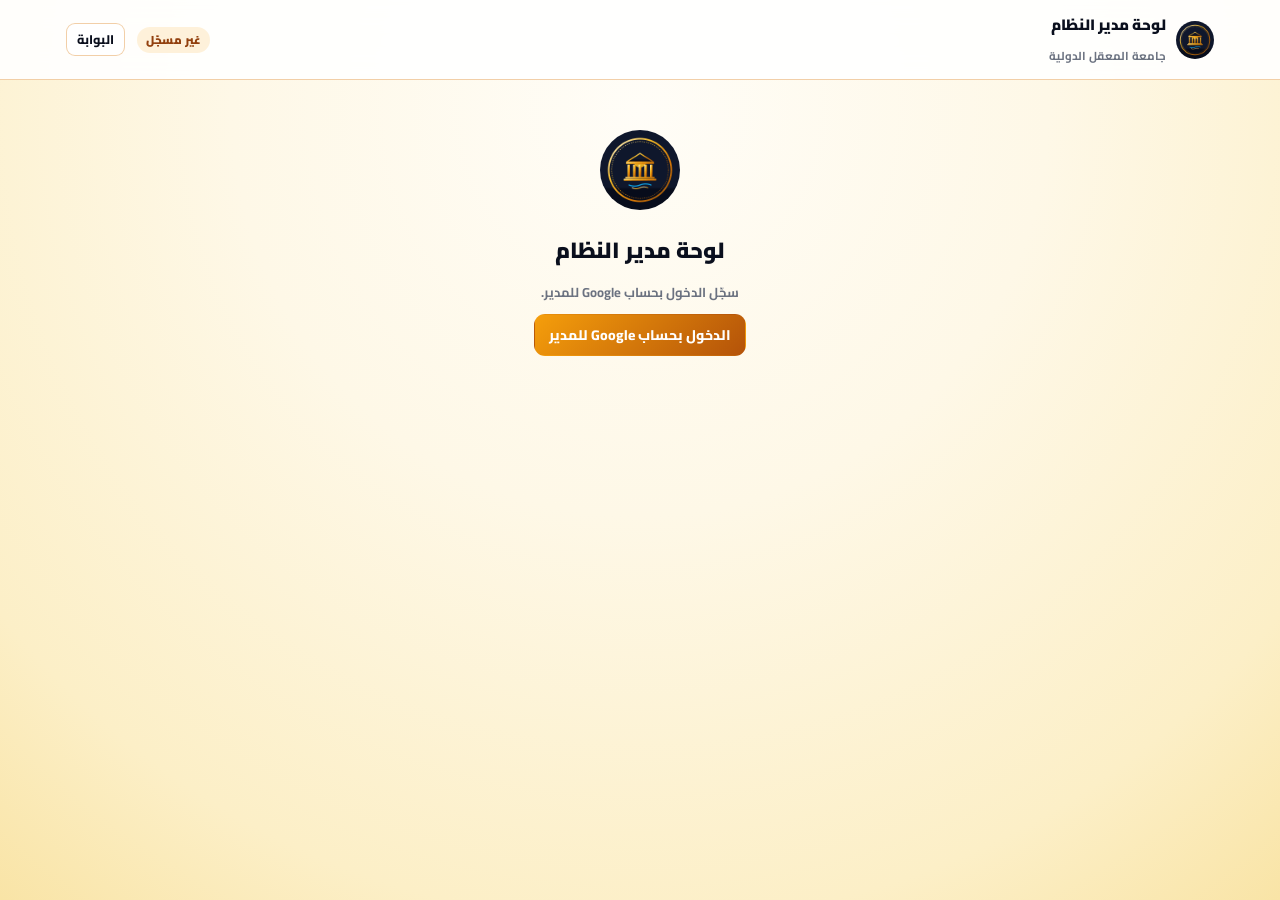
<file: portal/admin/index.html>
<!DOCTYPE html>
<html lang="ar" dir="rtl" class="light">
<head>
  <meta charset="utf-8">
  <meta name="viewport" content="width=device-width, initial-scale=1.0, viewport-fit=cover">
  <title>لوحة مدير النظام · جامعة المعقل الدولية</title>
  <meta name="robots" content="noindex, nofollow">
  <meta name="theme-color" content="#0C1224">
  <link rel="icon" type="image/png" sizes="32x32" href="../icons/favicon-32.png">
  <link rel="icon" type="image/svg+xml" href="../icons/icon.svg">
  <link rel="preconnect" href="https://fonts.googleapis.com">
  <link rel="preconnect" href="https://fonts.gstatic.com" crossorigin>
  <link href="https://fonts.googleapis.com/css2?family=Cairo:wght@400;600;700;800;900&family=JetBrains+Mono:wght@500;700;800&display=swap" rel="stylesheet">
  <script>
    (function () {
      var t = null; try { t = localStorage.getItem('amu_theme'); } catch (e) {}
      if (t === 'dark' || (!t && window.matchMedia && matchMedia('(prefers-color-scheme: dark)').matches)) {
        document.documentElement.classList.remove('light'); document.documentElement.classList.add('dark');
      }
    })();
  </script>
  <style>
    :root {
      --page-bg: radial-gradient(circle at 50% 12%, #FFFDF7 0%, #FEF8E7 40%, #FCEFC7 80%, #F9E4A6 100%);
      --text: #0A0F1D; --text2: #374151; --muted: #6B7280;
      --card: rgba(255,255,255,.9); --border: rgba(217,119,6,.35); --shadow: 0 14px 32px -12px rgba(180,83,9,.22);
      --chip: rgba(245,158,11,.14); --chip-text: #92400E; --input: #fff; --accent: #D97706; --accent2: #B45309;
      --ok: #15803D; --warn: #B45309; --bad: #B91C1C; --sky: #0369A1; --line: rgba(0,0,0,.08);
    }
    .dark {
      --page-bg: radial-gradient(circle at 50% 15%, #0D1428 0%, #060A17 55%, #02040A 100%);
      --text: #F8FAFC; --text2: #CBD5E1; --muted: #94A3B8;
      --card: rgba(13,20,36,.9); --border: rgba(245,158,11,.25); --shadow: 0 18px 40px -12px rgba(0,0,0,.6);
      --chip: rgba(245,158,11,.16); --chip-text: #FCD34D; --input: #0B1222; --accent: #F59E0B; --accent2: #FBBF24;
      --ok: #4ADE80; --warn: #FBBF24; --bad: #F87171; --sky: #38BDF8; --line: rgba(255,255,255,.08);
    }
    * { box-sizing: border-box; }
    body { margin: 0; min-height: 100vh; background: var(--page-bg); background-attachment: fixed; color: var(--text); font-family: 'Cairo', sans-serif; overflow-x: hidden; }
    .wrap { max-width: 1180px; margin: 0 auto; padding: 0 16px 60px; }
    a { color: inherit; }
    button, input, select, textarea { font-family: inherit; font-size: 14px; }
    .mono { font-family: 'JetBrains Mono', monospace; }
    header { position: sticky; top: 0; z-index: 20; backdrop-filter: blur(14px); -webkit-backdrop-filter: blur(14px); background: var(--card); border-bottom: 1px solid var(--border); }
    .hbar { max-width: 1180px; margin: 0 auto; padding: 10px 16px; display: flex; align-items: center; gap: 12px; flex-wrap: wrap; }
    .brand { display: flex; align-items: center; gap: 10px; text-decoration: none; margin-inline-end: auto; }
    .brand img { width: 38px; height: 38px; border-radius: 50%; }
    .brand b { display: block; font-weight: 900; font-size: 15px; }
    .brand small { color: var(--muted); font-weight: 700; font-size: 11.5px; }
    .btn { display: inline-flex; align-items: center; justify-content: center; gap: 6px; min-height: 38px; padding: 7px 14px; border-radius: 11px; border: 1.5px solid var(--border); background: var(--card); color: var(--text); font-weight: 800; cursor: pointer; text-decoration: none; white-space: nowrap; }
    .btn:hover { border-color: var(--accent); }
    .btn.gold { background: linear-gradient(135deg, #F59E0B, #B45309); color: #fff; border-color: transparent; }
    .btn.sm { min-height: 32px; padding: 4px 10px; font-size: 12.5px; border-radius: 9px; }
    .btn.danger { color: var(--bad); }
    .btn:disabled { opacity: .55; cursor: default; }
    .tabs { display: flex; gap: 6px; overflow-x: auto; padding: 14px 0 4px; scrollbar-width: none; }
    .tab { flex-shrink: 0; padding: 8px 16px; border-radius: 12px; border: 1.5px solid var(--border); background: var(--card); font-weight: 900; cursor: pointer; color: var(--text2); }
    .tab.on { background: linear-gradient(135deg, #F59E0B, #B45309); color: #fff; border-color: transparent; }
    .tab i { font-style: normal; margin-inline-start: 6px; padding: 0 7px; border-radius: 99px; background: var(--bad); color: #fff; font-size: 11px; }
    .card { background: var(--card); border: 1.5px solid var(--border); border-radius: 18px; box-shadow: var(--shadow); padding: 16px; margin-top: 14px; }
    h2 { margin: 0 0 4px; font-size: 18px; font-weight: 900; }
    .sub { color: var(--muted); font-size: 13px; font-weight: 700; margin: 0 0 10px; line-height: 1.8; }
    .row { display: flex; gap: 8px; flex-wrap: wrap; align-items: center; }
    .grow { flex: 1; min-width: 180px; }
    input, select, textarea { width: 100%; padding: 9px 12px; border-radius: 11px; border: 1.5px solid var(--border); background: var(--input); color: var(--text); outline: none; }
    input:focus, select:focus, textarea:focus { border-color: var(--accent); }
    textarea { min-height: 70px; resize: vertical; }
    label.f { display: block; font-size: 12.5px; font-weight: 800; color: var(--text2); margin: 8px 0 4px; }
    .grid2 { display: grid; grid-template-columns: repeat(auto-fit, minmax(220px, 1fr)); gap: 0 12px; }
    .pill { display: inline-block; padding: 2px 9px; border-radius: 99px; font-size: 11.5px; font-weight: 900; background: var(--chip); color: var(--chip-text); white-space: nowrap; }
    .pill.new { background: rgba(185,28,28,.14); color: var(--bad); }
    .pill.working { background: rgba(3,105,161,.14); color: var(--sky); }
    .pill.closed { background: rgba(21,128,61,.14); color: var(--ok); }
    .pill.no { background: rgba(185,28,28,.12); color: var(--bad); }
    .list { display: flex; flex-direction: column; gap: 10px; margin-top: 10px; }
    .item { border: 1.5px solid var(--line); border-radius: 14px; padding: 12px; background: var(--input); }
    .item .top { display: flex; gap: 8px; align-items: center; flex-wrap: wrap; }
    .item .top b { font-weight: 900; }
    .item .meta { color: var(--muted); font-size: 12px; font-weight: 700; margin-top: 4px; }
    .item .msg { margin: 8px 0 0; white-space: pre-wrap; line-height: 1.8; font-size: 14px; }
    .item .act { margin-top: 10px; display: none; }
    .item.open .act { display: block; }
    .log { margin-top: 8px; font-size: 12px; color: var(--muted); border-inline-start: 3px solid var(--border); padding-inline-start: 8px; }
    table { width: 100%; border-collapse: collapse; font-size: 13.5px; }
    th, td { padding: 8px 6px; border-bottom: 1px solid var(--line); text-align: right; vertical-align: middle; }
    th { font-size: 12px; color: var(--muted); font-weight: 900; }
    td .t { font-weight: 800; }
    .tbl { overflow-x: auto; margin-top: 10px; }
    .cv { width: 34px; height: 46px; object-fit: cover; border-radius: 4px; background: var(--chip); display: block; }
    .prog { height: 8px; border-radius: 99px; background: var(--chip); overflow: hidden; margin-top: 8px; }
    .prog > div { height: 100%; width: 0; background: linear-gradient(90deg, #F59E0B, #B45309); transition: width .2s; }
    .gate { text-align: center; padding: 50px 16px; }
    .gate h1 { font-size: 22px; font-weight: 900; margin: 10px 0; }
    .stat { display: grid; grid-template-columns: repeat(auto-fit, minmax(140px, 1fr)); gap: 10px; margin-top: 10px; }
    .stat div { border: 1.5px solid var(--line); border-radius: 14px; padding: 10px 12px; background: var(--input); }
    .stat b { display: block; font-size: 22px; font-weight: 900; font-family: 'JetBrains Mono', monospace; }
    .stat span { color: var(--muted); font-size: 12px; font-weight: 800; }
    .links a { display: flex; justify-content: space-between; gap: 10px; padding: 12px; border: 1.5px solid var(--line); border-radius: 14px; text-decoration: none; background: var(--input); font-weight: 800; }
    .links a small { color: var(--muted); font-weight: 700; }
    .links { display: grid; grid-template-columns: repeat(auto-fit, minmax(260px, 1fr)); gap: 10px; margin-top: 10px; }
    #toast { position: fixed; bottom: 22px; inset-inline: 16px; margin: auto; max-width: 440px; z-index: 90; padding: 12px 16px; border-radius: 14px; background: #0B1222; color: #fff; font-weight: 800; text-align: center; opacity: 0; transform: translateY(12px); transition: .25s; pointer-events: none; }
    #toast.show { opacity: 1; transform: none; }
    #toast.bad { background: #7F1D1D; }
    .hide { display: none !important; }
    .dlg { position: fixed; inset: 0; z-index: 80; display: none; align-items: center; justify-content: center; padding: 16px; background: rgba(2,4,10,.6); }
    .dlg.open { display: flex; }
    .dlg .card { width: min(560px, 100%); max-height: 90vh; overflow: auto; margin: 0; }
    @media (max-width: 640px) { .hide-sm { display: none; } th.hide-sm, td.hide-sm { display: none; } }
  </style>
</head>
<body>
  <header>
    <div class="hbar">
      <a class="brand" href="../index.html"><img src="../icons/icon-192.png" alt=""><span><b>لوحة مدير النظام</b><small>جامعة المعقل الدولية</small></span></a>
      <span class="pill" id="who">—</span>
      <a class="btn sm" href="../index.html">البوابة</a>
      <button class="btn sm" id="outBtn" type="button">خروج</button>
    </div>
  </header>

  <div class="wrap">
    <div class="gate" id="gate">
      <img src="../icons/icon-192.png" alt="" width="80" height="80" style="border-radius:50%">
      <h1 id="gateTitle">جارٍ التحقق…</h1>
      <p class="sub" id="gateText"></p>
      <button class="btn gold hide" id="gateBtn" type="button">الدخول بحساب Google للمدير</button>
    </div>

    <div id="app" class="hide">
      <nav class="tabs" role="tablist">
        <button class="tab on" data-tab="req" type="button">الطلبات<i id="reqBadge" class="hide">0</i></button>
        <button class="tab" data-tab="books" type="button">الكتب الإلكترونية</button>
        <button class="tab" data-tab="staff" type="button">حسابات الأساتذة</button>
        <button class="tab" data-tab="colleges" type="button">الكليات والأقسام</button>
        <button class="tab" data-tab="sys" type="button">النظام</button>
      </nav>

      <!-- ===== الطلبات ===== -->
      <section data-pane="req">
        <div class="card">
          <h2>طلبات الدعم الفني وتنزيل الكتب</h2>
          <p class="sub">كل طلب يُرسل من البوابة أو الكتب الإلكترونية يظهر هنا برقمه. غيّر حالته واكتب رداً يراه صاحب الطلب في «طلباتي».</p>
          <div class="row">
            <select id="rqStatus" style="width:auto"><option value="open">المفتوحة (جديد + قيد المعالجة)</option><option value="new">جديد</option><option value="working">قيد المعالجة</option><option value="closed">أُغلق</option><option value="">الكل</option></select>
            <select id="rqType" style="width:auto"><option value="">كل الأنواع</option><option value="support">دعم فني</option><option value="download">طلب تنزيل</option></select>
            <input id="rqQ" class="grow" placeholder="بحث بالرقم أو الاسم أو النص">
            <button class="btn sm" id="rqReload" type="button">↻ تحديث</button>
          </div>
          <div class="stat" id="rqStats"></div>
          <div class="list" id="rqList"></div>
        </div>
      </section>

      <!-- ===== الكتب ===== -->
      <section data-pane="books" class="hide">
        <div class="card">
          <h2>إضافة كتاب</h2>
          <p class="sub">اختر ملف PDF من جهازك، فيُرفع إلى السيرفر ويُضاف إلى الفهرس مع غلاف من صفحته الأولى تلقائياً. يظهر للقرّاء فوراً.</p>
          <div class="grid2">
            <div><label class="f" for="bkFile">الملف (PDF أو PPTX أو DOCX)</label><input type="file" id="bkFile" accept=".pdf,.pptx,.docx,application/pdf"></div>
            <div><label class="f" for="bkTitle">العنوان</label><input id="bkTitle" placeholder="يُملأ من اسم الملف ويمكن تعديله"></div>
            <div><label class="f" for="bkCat">التصنيف</label><select id="bkCat"></select></div>
            <div><label class="f" for="bkLang">اللغة</label><select id="bkLang"><option value="ar">عربي</option><option value="en">إنجليزي</option></select></div>
          </div>
          <div class="row" style="margin-top:12px"><button class="btn gold" id="bkAdd" type="button">رفع وإضافة إلى الفهرس</button><span class="sub" id="bkMsg" style="margin:0"></span></div>
          <div class="prog hide" id="bkProg"><div></div></div>
        </div>
        <div class="card">
          <h2>الفهرس</h2>
          <p class="sub" id="bkInfo">—</p>
          <div class="row"><input id="bkQ" class="grow" placeholder="بحث في العناوين"><select id="bkFilter" style="width:auto"><option value="">كل الكتب</option><option value="nofile">غير موجودة على السيرفر</option><option value="nocv">دون غلاف</option></select><button class="btn sm" id="catEdit" type="button">التصنيفات</button></div>
          <div class="tbl"><table><thead><tr><th></th><th>العنوان</th><th class="hide-sm">التصنيف</th><th class="hide-sm">الحجم</th><th>الحالة</th><th></th></tr></thead><tbody id="bkRows"></tbody></table></div>
        </div>
      </section>

      <!-- ===== الأساتذة ===== -->
      <section data-pane="staff" class="hide">
        <div class="card">
          <h2>حسابات الأساتذة والكادر</h2>
          <p class="sub">هذه القائمة نفسها التي يستخدمها تطبيق الحضور ونظام الكنترول والبوابة والمحاضرات. أي تعديل هنا يسري على الأنظمة كلها. <b>حذف الحساب</b> يمنعه من الدخول إلى كل الأنظمة. يدخل الأستاذ أول مرة باسم المستخدم وكلمة المرور الأولية، ثم يُطلب منه تغييرها.</p>
          <div class="row"><input id="stQ" class="grow" placeholder="بحث بالاسم أو البريد أو اسم المستخدم"><select id="stRole" style="width:auto"><option value="">كل الأدوار</option></select><button class="btn gold sm" id="stNew" type="button">+ أستاذ جديد</button><button class="btn sm" id="stReload" type="button">↻ تحديث</button></div>
          <div class="tbl"><table><thead><tr><th>الاسم</th><th>اسم المستخدم</th><th class="hide-sm">الدور</th><th class="hide-sm">القسم</th><th>الحساب</th><th></th></tr></thead><tbody id="stRows"></tbody></table></div>
        </div>
      </section>

      <!-- ===== الكليات ===== -->
      <section data-pane="colleges" class="hide">
        <div class="card">
          <h2>الكليات والأقسام في البوابة</h2>
          <p class="sub">يختار الزائر كليته وقسمه في البوابة، فتظهر له إعلانات قسمه فقط. القائمة تُؤخذ من هيكل الجامعة في قاعدة البيانات (تطبيق الحضور)، ثم تُنشر هنا ملفاً عاماً <span class="mono">colleges.json</span> حتى لا تُستهلك قراءات قاعدة البيانات لكل زائر.</p>
          <div class="row"><button class="btn gold" id="colPublish" type="button">نشر القائمة الحالية إلى البوابة</button><span class="sub" id="colMsg" style="margin:0"></span></div>
          <div class="list" id="colList"></div>
          <p class="sub" style="margin-top:14px">لإظهار إعلان لقسم معيّن: أضف في جدول الإعلانات عموداً باسم <b>القسم</b>، واكتب فيه اسم القسم أو الكلية (أو اتركه فارغاً ليظهر للجميع).</p>
        </div>
      </section>

      <!-- ===== النظام ===== -->
      <section data-pane="sys" class="hide">
        <div class="card">
          <h2>النظام</h2>
          <div class="links">
            <a href="https://github.com/drdshsw2022-byte/almaaqal-kontrol/actions/workflows/backup.yml" target="_blank" rel="noopener"><span>النسخ الاحتياطية اليومية<br><small>مشفّرة، آخر 30 يوماً · تُفك بملف المفتاح الخاص</small></span>↗</a>
            <a href="https://github.com/drdshsw2022-byte/almaaqal-kontrol/actions/workflows/uptime.yml" target="_blank" rel="noopener"><span>مراقبة الأنظمة<br><small>فحص كل 15 دقيقة مع تنبيه بالبريد</small></span>↗</a>
            <a href="https://console.firebase.google.com/project/almaqal-uni/usage" target="_blank" rel="noopener"><span>استهلاك Firebase<br><small>الحد اليومي المجاني 50 ألف قراءة</small></span>↗</a>
            <a href="../../amu-staging/" target="_blank" rel="noopener"><span>النسخة التجريبية<br><small>تُجرَّب فيها التعديلات قبل نشرها للطلبة</small></span>↗</a>
            <a href="https://github.com/drdshsw2022-byte/almaaqal/releases" target="_blank" rel="noopener"><span>إصدارات تطبيق أندرويد<br><small>ارفع الجديد إلى amu/private/almaqal-12.apk</small></span>↗</a>
            <a href="../privacy.html" target="_blank" rel="noopener"><span>سياسة الخصوصية<br><small>المسودة المعروضة في البوابة</small></span>↗</a>
          </div>
        </div>
      </section>
    </div>
  </div>

  <!-- نافذة تعديل -->
  <div class="dlg" id="dlg" role="dialog" aria-modal="true"><div class="card" id="dlgBody"></div></div>
  <div id="toast" role="status" aria-live="polite"></div>

  <script src="https://drdshsw2022-byte.github.io/almaaqal-kontrol/kontrol/firebase-config.js"></script>
  <script src="../access.js"></script>
  <script src="../auth.js"></script>
  <script src="../auth-ui.js"></script>
  <script>
  (function () {
    const $ = (id) => document.getElementById(id);
    const esc = (s) => String(s == null ? '' : s).replace(/[&<>"']/g, (c) => ({ '&': '&amp;', '<': '&lt;', '>': '&gt;', '"': '&quot;', "'": '&#39;' }[c]));
    const fmtDate = (t) => new Date(t * 1000).toLocaleString('ar-IQ-u-nu-latn', { timeZone: 'Asia/Baghdad', day: 'numeric', month: 'short', hour: '2-digit', minute: '2-digit' });
    const BASE = /(^|\.)it-basra\.com$/.test(location.hostname) ? '../' : 'https://it-basra.com/amu/';
    function toast(t, bad) { const e = $('toast'); e.textContent = t; e.className = bad ? 'show bad' : 'show'; clearTimeout(toast.t); toast.t = setTimeout(() => (e.className = ''), 3200); }
    let user = null;
    async function api(file, params, files) {
      const fd = new FormData();
      fd.append('token', await user.getIdToken());
      Object.entries(params).forEach(([k, v]) => fd.append(k, v));
      if (files) Object.entries(files).forEach(([k, v]) => fd.append(k, v, 'blob'));
      const r = await fetch(BASE + file, { method: 'POST', body: fd });
      const j = await r.json().catch(() => ({}));
      if (!r.ok) throw new Error(j.error || ('خطأ ' + r.status));
      return j;
    }

    // ---------- التبويبات ----------
    const loaded = {};
    function showTab(t) {
      document.querySelectorAll('.tab').forEach((b) => b.classList.toggle('on', b.dataset.tab === t));
      document.querySelectorAll('[data-pane]').forEach((p) => p.classList.toggle('hide', p.dataset.pane !== t));
      try { localStorage.setItem('amu_admin_tab', t); } catch (e) {}
      if (!loaded[t]) { loaded[t] = 1; ({ req: loadReq, books: loadBooks, staff: loadStaff, colleges: loadColleges }[t] || (() => {}))(); }
    }
    document.querySelector('.tabs').addEventListener('click', (e) => { const b = e.target.closest('.tab'); if (b) showTab(b.dataset.tab); });

    // ================= الطلبات =================
    const ST = { new: 'جديد', working: 'قيد المعالجة', closed: 'أُغلق' };
    let REQ = [];
    async function loadReq() {
      $('rqList').innerHTML = '<p class="sub">جارٍ التحميل…</p>';
      try { REQ = (await api('requests.php', { action: 'list' })).items || []; renderReq(); }
      catch (e) { $('rqList').innerHTML = `<p class="sub" style="color:var(--bad)">${esc(e.message)}</p>`; }
    }
    function renderReq() {
      const s = $('rqStatus').value, ty = $('rqType').value, q = $('rqQ').value.trim().toLowerCase();
      const cnt = { new: 0, working: 0, closed: 0 }; REQ.forEach((r) => cnt[r.status]++);
      $('rqStats').innerHTML = `<div><b>${cnt.new}</b><span>جديد</span></div><div><b>${cnt.working}</b><span>قيد المعالجة</span></div><div><b>${cnt.closed}</b><span>أُغلق</span></div><div><b>${REQ.length}</b><span>كل الطلبات</span></div>`;
      $('reqBadge').textContent = cnt.new; $('reqBadge').classList.toggle('hide', !cnt.new);
      const list = REQ.filter((r) => (s === 'open' ? r.status !== 'closed' : !s || r.status === s) && (!ty || r.type === ty) &&
        (!q || [r.id, r.name, r.user, r.contact, r.msg, r.book && r.book.t].join(' ').toLowerCase().includes(q)));
      $('rqList').innerHTML = list.length ? list.map((r) => `
        <div class="item" data-id="${esc(r.id)}">
          <div class="top"><span class="pill ${r.status}">${ST[r.status]}</span><b class="mono">${esc(r.id)}</b>
            <span class="pill">${r.type === 'download' ? 'طلب تنزيل' : 'دعم فني'}</span><b>${esc(r.name || r.user || 'زائر')}</b>
            <span class="meta" style="margin:0">${fmtDate(r.at)}</span><button class="btn sm" data-open style="margin-inline-start:auto">متابعة</button></div>
          <div class="meta">${r.user ? 'الحساب: <span class="mono">' + esc(r.user) + '</span> · ' : ''}${r.contact ? 'للتواصل: <span class="mono" dir="ltr">' + esc(r.contact) + '</span> · ' : ''}${r.page ? 'الصفحة: ' + esc(r.page.replace(/^https?:\/\//, '').slice(0, 60)) : ''}</div>
          ${r.book ? `<div class="msg"><b>الكتاب:</b> ${esc(r.book.t)}</div>` : ''}
          ${r.msg ? `<p class="msg">${esc(r.msg)}</p>` : ''}
          ${r.reply ? `<div class="log"><b>آخر رد:</b> ${esc(r.reply)}</div>` : ''}
          <div class="act">
            <label class="f">الرد على صاحب الطلب (يراه في «طلباتي»)</label><textarea data-reply placeholder="${r.type === 'download' ? 'مثال: تمت الموافقة، أُرسل الملف إلى بريدك الجامعي' : 'مثال: تم حل المشكلة، أعد تحميل الصفحة'}"></textarea>
            <div class="row" style="margin-top:8px">
              <button class="btn sm" data-st="working">قيد المعالجة</button><button class="btn sm gold" data-st="closed">إغلاق الطلب</button><button class="btn sm" data-st="new">إعادته جديداً</button>
              ${r.contact && /^[+\d\s]{8,}$/.test(r.contact) ? `<a class="btn sm" target="_blank" rel="noopener" href="https://wa.me/${esc(r.contact.replace(/\D/g, '').replace(/^0/, '964'))}">واتساب</a>` : ''}
              ${r.contact && /@/.test(r.contact) ? `<a class="btn sm" href="mailto:${esc(r.contact)}?subject=${encodeURIComponent('بخصوص طلبك ' + r.id)}">بريد</a>` : ''}
            </div>
            ${(r.log || []).map((l) => `<div class="log">${fmtDate(l.at)} · ${esc(l.by)}: ${ST[l.from] || '—'} ← ${ST[l.to]}${l.reply ? ' · ' + esc(l.reply) : ''}</div>`).join('')}
          </div>
        </div>`).join('') : '<p class="sub">لا توجد طلبات بهذا التصنيف.</p>';
    }
    ['rqStatus', 'rqType'].forEach((id) => $(id).addEventListener('change', renderReq));
    $('rqQ').addEventListener('input', renderReq);
    $('rqReload').addEventListener('click', loadReq);
    $('rqList').addEventListener('click', async (e) => {
      const it = e.target.closest('.item'); if (!it) return;
      if (e.target.closest('[data-open]')) { it.classList.toggle('open'); return; }
      const b = e.target.closest('[data-st]'); if (!b) return;
      b.disabled = true;
      try {
        await api('requests.php', { action: 'update', id: it.dataset.id, status: b.dataset.st, reply: it.querySelector('[data-reply]').value });
        toast('حُفظت حالة الطلب'); await loadReq();
      } catch (err) { toast(err.message, 1); b.disabled = false; }
    });

    // ================= الكتب =================
    let CAT = { cats: [], books: [] };
    const catName = (id) => (CAT.cats.find((c) => c.id === id) || {}).name || id;
    async function loadBooks() {
      $('bkRows').innerHTML = '<tr><td colspan="6" class="sub">جارٍ التحميل…</td></tr>';
      try {
        CAT = await api('admin-api.php', { action: 'books' });
        $('bkCat').innerHTML = CAT.cats.map((c) => `<option value="${esc(c.id)}">${esc(c.name)}</option>`).join('');
        renderBooks();
      } catch (e) { $('bkRows').innerHTML = `<tr><td colspan="6" style="color:var(--bad)">${esc(e.message)}</td></tr>`; }
    }
    function renderBooks() {
      const q = $('bkQ').value.trim().toLowerCase(), f = $('bkFilter').value;
      const onSrv = CAT.books.filter((b) => b.h).length, mb = CAT.books.reduce((a, b) => a + (b.bytes || 0), 0) / 1048576;
      $('bkInfo').textContent = `${CAT.books.length} كتاباً · ${onSrv} على السيرفر (${mb.toFixed(0)} MB)`;
      const list = CAT.books.filter((b) => (!q || b.t.toLowerCase().includes(q)) && (f !== 'nofile' || !b.h) && (f !== 'nocv' || !b.cv));
      $('bkRows').innerHTML = list.map((b) => `<tr data-id="${esc(b.id)}">
        <td>${b.cv ? `<img class="cv" loading="lazy" src="${BASE}library/covers/${encodeURIComponent(b.id)}.jpg?v=${Date.now() % 1e5}" alt="">` : '<span class="cv"></span>'}</td>
        <td><span class="t" dir="auto">${esc(b.t)}</span><div class="meta" style="font-size:11px;color:var(--muted)">${b.x} · ${b.l === 'en' ? 'إنجليزي' : 'عربي'}</div></td>
        <td class="hide-sm">${esc(catName(b.c))}</td><td class="hide-sm mono">${b.bytes ? (b.bytes / 1048576).toFixed(1) + ' MB' : '—'}</td>
        <td>${b.h ? '<span class="pill closed">على السيرفر</span>' : '<span class="pill no">لا ملف</span>'}${b.cv ? '' : ' <span class="pill">دون غلاف</span>'}</td>
        <td><button class="btn sm" data-edit>تعديل</button></td></tr>`).join('') || '<tr><td colspan="6" class="sub">لا نتائج</td></tr>';
    }
    $('bkQ').addEventListener('input', renderBooks); $('bkFilter').addEventListener('change', renderBooks);
    $('bkFile').addEventListener('change', () => {
      const f = $('bkFile').files[0]; if (!f) return;
      if (!$('bkTitle').value.trim()) $('bkTitle').value = f.name.replace(/\.(pdf|pptx|docx)$/i, '').replace(/[_]+/g, ' ').replace(/^\d+\.\s*/, '').trim();
      if (/[؀-ۿ]/.test(f.name)) $('bkLang').value = 'ar'; else $('bkLang').value = 'en';
    });

    // رفع ملف على أجزاء (2 MB) حتى لا يتجاوز حدود الاستضافة
    async function uploadBook(id, file, onp) {
      const CH = 2 * 1048576, n = Math.max(1, Math.ceil(file.size / CH));
      for (let i = 0; i < n; i++) {
        let tries = 0;
        for (;;) {
          try { await api('admin-api.php', { action: 'book_chunk', id, i, n }, { data: file.slice(i * CH, (i + 1) * CH) }); break; }
          catch (e) { if (++tries >= 3 || /ليس|أكبر|غير صالحة|أضف/.test(e.message)) throw e; await new Promise((r) => setTimeout(r, 1500 * tries)); }
        }
        onp((i + 1) / n);
      }
    }
    // الغلاف: الصفحة الأولى من PDF عبر pdf.js
    let pdfjsP = null;
    function pdfjs() {
      if (pdfjsP) return pdfjsP;
      const P = 'https://cdnjs.cloudflare.com/ajax/libs/pdf.js/3.11.174/';
      pdfjsP = new Promise((res, rej) => { const s = document.createElement('script'); s.src = P + 'pdf.min.js'; s.onload = () => { pdfjsLib.GlobalWorkerOptions.workerSrc = P + 'pdf.worker.min.js'; res(pdfjsLib); }; s.onerror = () => { pdfjsP = null; rej(new Error('تعذّر تحميل pdf.js')); }; document.head.appendChild(s); });
      return pdfjsP;
    }
    async function coverFrom(file) {
      const lib = await pdfjs();
      const doc = await lib.getDocument({ data: await file.arrayBuffer() }).promise;
      const page = await doc.getPage(1); const vp1 = page.getViewport({ scale: 1 });
      const vp = page.getViewport({ scale: 400 / vp1.width });
      const c = document.createElement('canvas'); c.width = Math.round(vp.width); c.height = Math.round(vp.height);
      const ctx = c.getContext('2d'); ctx.fillStyle = '#fff'; ctx.fillRect(0, 0, c.width, c.height);
      await page.render({ canvasContext: ctx, viewport: vp }).promise; doc.destroy();
      return await new Promise((r) => c.toBlob(r, 'image/jpeg', 0.82));
    }
    async function uploadCover(id, file) {
      const blob = file.type === 'image/jpeg' ? file : await coverFrom(file);
      await api('admin-api.php', { action: 'book_cover', id }, { data: blob });
    }
    $('bkAdd').addEventListener('click', async () => {
      const f = $('bkFile').files[0], t = $('bkTitle').value.trim();
      if (!f) return toast('اختر ملف الكتاب أولاً', 1);
      if (t.length < 2) return toast('اكتب عنوان الكتاب', 1);
      const ext = (f.name.match(/\.(pdf|pptx|docx)$/i) || [])[1];
      if (!ext) return toast('الملف يجب أن يكون PDF أو PPTX أو DOCX', 1);
      const btn = $('bkAdd'); btn.disabled = true; $('bkProg').classList.remove('hide'); const bar = $('bkProg').firstElementChild;
      let id = null;
      try {
        $('bkMsg').textContent = 'إضافة إلى الفهرس…';
        id = (await api('admin-api.php', { action: 'book_save', t, c: $('bkCat').value, l: $('bkLang').value, x: ext.toUpperCase() })).id;
        await uploadBook(id, f, (p) => { bar.style.width = (p * 100).toFixed(0) + '%'; $('bkMsg').textContent = `رفع الملف ${(p * 100).toFixed(0)}% من ${(f.size / 1048576).toFixed(1)} MB`; });
        if (ext.toLowerCase() === 'pdf') { $('bkMsg').textContent = 'تجهيز الغلاف…'; try { await uploadCover(id, f); } catch (e) { toast('أُضيف الكتاب، لكن تعذّر تجهيز الغلاف: ' + e.message, 1); } }
        toast('أُضيف الكتاب وصار متاحاً للقراءة'); $('bkMsg').textContent = '✓ أُضيف «' + t + '»';
        $('bkFile').value = ''; $('bkTitle').value = '';
        await loadBooks();
      } catch (e) {
        toast(e.message, 1); $('bkMsg').textContent = 'تعذّر: ' + e.message;
        if (id) { try { await api('admin-api.php', { action: 'book_delete', id }); } catch (x) {} }
      } finally { btn.disabled = false; setTimeout(() => $('bkProg').classList.add('hide'), 1500); bar.style.width = '0'; }
    });

    function dlg(html) { $('dlgBody').innerHTML = html; $('dlg').classList.add('open'); }
    function closeDlg() { $('dlg').classList.remove('open'); }
    $('dlg').addEventListener('click', (e) => { if (e.target.id === 'dlg' || e.target.closest('[data-close]')) closeDlg(); });
    document.addEventListener('keydown', (e) => { if (e.key === 'Escape') closeDlg(); });

    $('bkRows').addEventListener('click', (e) => {
      const tr = e.target.closest('tr[data-id]'); if (!tr || !e.target.closest('[data-edit]')) return;
      const b = CAT.books.find((x) => x.id === tr.dataset.id); if (!b) return;
      dlg(`<h2>تعديل كتاب</h2><p class="sub mono" style="font-size:11px">${esc(b.id)}</p>
        <label class="f">العنوان</label><input id="eT" value="${esc(b.t)}">
        <div class="grid2"><div><label class="f">التصنيف</label><select id="eC">${CAT.cats.map((c) => `<option value="${esc(c.id)}"${c.id === b.c ? ' selected' : ''}>${esc(c.name)}</option>`).join('')}</select></div>
        <div><label class="f">اللغة</label><select id="eL"><option value="ar"${b.l === 'ar' ? ' selected' : ''}>عربي</option><option value="en"${b.l === 'en' ? ' selected' : ''}>إنجليزي</option></select></div></div>
        <label class="f">${b.h ? 'استبدال الملف' : 'رفع الملف'} (${b.x})</label><input type="file" id="eF">
        <label class="f">غلاف (صورة JPEG أو PDF تُؤخذ صفحته الأولى)</label><input type="file" id="eV" accept="image/jpeg,.pdf">
        <div class="prog hide" id="eP"><div></div></div>
        <div class="row" style="margin-top:14px"><button class="btn gold" id="eSave">حفظ</button><button class="btn" data-close>إلغاء</button><button class="btn danger" id="eDel" style="margin-inline-start:auto">حذف الكتاب</button></div>`);
      $('eSave').onclick = async () => {
        $('eSave').disabled = true;
        try {
          await api('admin-api.php', { action: 'book_save', id: b.id, t: $('eT').value.trim(), c: $('eC').value, l: $('eL').value });
          const f = $('eF').files[0], v = $('eV').files[0];
          if (f) { $('eP').classList.remove('hide'); await uploadBook(b.id, f, (p) => ($('eP').firstElementChild.style.width = p * 100 + '%')); if (!v && /\.pdf$/i.test(f.name)) await uploadCover(b.id, f); }
          if (v) await uploadCover(b.id, v);
          toast('حُفظ'); closeDlg(); loadBooks();
        } catch (err) { toast(err.message, 1); $('eSave').disabled = false; }
      };
      $('eDel').onclick = async () => {
        if (!confirmTwice($('eDel'))) return;
        try { await api('admin-api.php', { action: 'book_delete', id: b.id }); toast('حُذف الكتاب من الفهرس (الملف محفوظ في private/removed-books)'); closeDlg(); loadBooks(); }
        catch (err) { toast(err.message, 1); }
      };
    });
    // تأكيد بالضغط مرتين بدل نوافذ المتصفح
    function confirmTwice(btn) {
      if (btn.dataset.sure === '1') return true;
      btn.dataset.sure = '1'; const t = btn.textContent; btn.textContent = 'اضغط مرة أخرى للتأكيد';
      setTimeout(() => { btn.dataset.sure = ''; btn.textContent = t; }, 4000); return false;
    }
    $('catEdit').addEventListener('click', () => {
      dlg(`<h2>تصنيفات الكتب</h2><p class="sub">سطر لكل تصنيف بالشكل: <span class="mono">المعرّف = الاسم</span> (المعرّف حروف إنجليزية صغيرة). لا يُحذف تصنيف فيه كتب.</p>
        <textarea id="cT" style="min-height:200px" dir="rtl">${esc(CAT.cats.map((c) => c.id + ' = ' + c.name).join('\n'))}</textarea>
        <div class="row" style="margin-top:12px"><button class="btn gold" id="cS">حفظ</button><button class="btn" data-close>إلغاء</button></div>`);
      $('cS').onclick = async () => {
        const cats = $('cT').value.split('\n').map((l) => l.split('=')).filter((p) => p.length >= 2).map(([a, ...b]) => ({ id: a.trim(), name: b.join('=').trim() }));
        try { await api('admin-api.php', { action: 'cat_save', cats: JSON.stringify(cats) }); toast('حُفظت التصنيفات'); closeDlg(); loadBooks(); } catch (e) { toast(e.message, 1); }
      };
    });

    // ================= الأساتذة (Firestore مباشرة بصلاحية المدير) =================
    const ROLES = { doctor: 'تدريسي', head: 'رئيس قسم', dean: 'عميد', president: 'رئيس الجامعة', admin: 'مدير نظام' };
    let FS = null, STAFF = [], COLS = [], DEPTS = [], ALIASES = {};
    async function fs() {
      if (FS) return FS;
      const b = 'https://www.gstatic.com/firebasejs/10.12.2';
      const [appM, fsM] = await Promise.all([import(b + '/firebase-app.js'), import(b + '/firebase-firestore.js')]);
      FS = { ...fsM, db: fsM.getFirestore(appM.getApp('amu-portal')) };
      return FS;
    }
    async function loadStruct() {
      const f = await fs();
      const [c, d] = await Promise.all([f.getDocs(f.collection(f.db, 'colleges')), f.getDocs(f.collection(f.db, 'departments'))]);
      COLS = c.docs.map((x) => ({ id: x.id, ...x.data() })).sort((a, b) => String(a.name).localeCompare(b.name, 'ar'));
      DEPTS = d.docs.map((x) => ({ id: x.id, ...x.data() })).sort((a, b) => String(a.name).localeCompare(b.name, 'ar'));
    }
    const deptName = (id) => (DEPTS.find((d) => d.id === id) || {}).name || id || '—';
    const colName = (id) => (COLS.find((d) => d.id === id) || {}).name || id || '—';
    async function loadStaff() {
      $('stRows').innerHTML = '<tr><td colspan="6" class="sub">جارٍ التحميل…</td></tr>';
      $('stRole').innerHTML = '<option value="">كل الأدوار</option>' + Object.entries(ROLES).map(([k, v]) => `<option value="${k}">${v}</option>`).join('');
      try {
        const f = await fs();
        await loadStruct();
        const [s, u] = await Promise.all([f.getDocs(f.collection(f.db, 'staff')), f.getDocs(f.collection(f.db, 'usernames'))]);
        STAFF = s.docs.map((x) => ({ id: x.id, ...x.data() })).sort((a, b) => String(a.name).localeCompare(b.name, 'ar'));
        ALIASES = {}; u.docs.forEach((x) => { ALIASES[x.id] = x.data().email; });
        renderStaff();
      } catch (e) { $('stRows').innerHTML = `<tr><td colspan="6" style="color:var(--bad)">${esc(e.code === 'permission-denied' ? 'لا صلاحية لقراءة الكادر بهذا الحساب.' : e.message)}</td></tr>`; }
    }
    function renderStaff() {
      const q = $('stQ').value.trim().toLowerCase(), r = $('stRole').value;
      const list = STAFF.filter((s) => (!r || s.role === r) && (!q || [s.name, s.id, s.alias].join(' ').toLowerCase().includes(q)));
      $('stRows').innerHTML = list.map((s) => `<tr data-id="${esc(s.id)}">
        <td><span class="t">${esc(s.name || '—')}</span><div class="mono" style="font-size:11px;color:var(--muted)">${esc(s.id)}</div></td>
        <td class="mono">${esc(s.alias || s.id.split('@')[0])}</td>
        <td class="hide-sm">${esc(ROLES[s.role] || s.role)}</td>
        <td class="hide-sm">${esc(s.role === 'dean' ? colName(s.collegeId) : deptName(s.deptId))}</td>
        <td>${s.activated ? '<span class="pill closed">مفعّل</span>' : '<span class="pill working">لم يدخل بعد</span>'}</td>
        <td><button class="btn sm" data-edit>تعديل</button></td></tr>`).join('') || '<tr><td colspan="6" class="sub">لا نتائج</td></tr>';
    }
    $('stQ').addEventListener('input', renderStaff); $('stRole').addEventListener('change', renderStaff); $('stReload').addEventListener('click', loadStaff);
    function genPw() { const A = 'abcdefghjkmnpqrstuvwxyz', N = '23456789'; const r = (s) => s[crypto.getRandomValues(new Uint32Array(1))[0] % s.length]; return 'Mq' + Array.from({ length: 4 }, () => r(A)).join('') + Array.from({ length: 4 }, () => r(N)).join(''); }
    function staffForm(s) {
      const isNew = !s; s = s || { role: 'doctor', courseIds: [] };
      const nextAlias = (() => { const used = new Set(Object.keys(ALIASES)); for (let i = 1; i < 999; i++) { const a = 'doc' + String(i).padStart(2, '0'); if (!used.has(a)) return a; } return ''; })();
      dlg(`<h2>${isNew ? 'أستاذ جديد' : 'تعديل حساب'}</h2>
        ${isNew ? '' : `<p class="sub mono" style="font-size:12px">${esc(s.id)}</p>`}
        <div class="grid2">
          <div><label class="f">الاسم الكامل</label><input id="fN" value="${esc(s.name || '')}" placeholder="د. …"></div>
          ${isNew ? `<div><label class="f">البريد الجامعي (معرّف الحساب)</label><input id="fE" dir="ltr" placeholder="name@almaaqal.edu.iq"></div>` : ''}
          <div><label class="f">اسم المستخدم للدخول</label><input id="fA" dir="ltr" value="${esc(s.alias || (isNew ? nextAlias : ''))}" placeholder="doc08"></div>
          <div><label class="f">الدور</label><select id="fR">${Object.entries(ROLES).map(([k, v]) => `<option value="${k}"${k === s.role ? ' selected' : ''}>${v}</option>`).join('')}</select></div>
          <div><label class="f">الكلية</label><select id="fC"><option value="">—</option>${COLS.map((c) => `<option value="${esc(c.id)}"${c.id === s.collegeId ? ' selected' : ''}>${esc(c.name)}</option>`).join('')}</select></div>
          <div><label class="f">القسم</label><select id="fD"><option value="">—</option>${DEPTS.map((d) => `<option value="${esc(d.id)}" data-c="${esc(d.collegeId || '')}"${d.id === s.deptId ? ' selected' : ''}>${esc(d.name)}</option>`).join('')}</select></div>
          ${isNew || !s.activated ? `<div><label class="f">كلمة المرور الأولية</label><div class="row"><input id="fP" dir="ltr" class="grow mono" value="${esc(isNew ? genPw() : (s.initPw || ''))}"><button class="btn sm" type="button" id="fPg">توليد</button></div></div>` : ''}
        </div>
        ${!isNew && s.activated ? '<p class="sub" style="margin-top:10px">الحساب مفعّل: الأستاذ اختار كلمة مروره بنفسه، ويغيّرها من «حسابي» في البوابة أو التطبيق. إن نسيها راجع مدير النظام لإعادة إنشاء الحساب.</p>' : '<p class="sub" style="margin-top:10px">سلّم الأستاذ اسم المستخدم وكلمة المرور الأولية. عند أول دخول من تطبيق الحضور يُفعَّل حسابه ويُطلب منه اختيار كلمة مرور جديدة.</p>'}
        <p class="sub">المواد المسندة (${(s.courseIds || []).length}) تُدار من تطبيق الحضور ← الكادر.</p>
        <div class="row" style="margin-top:12px"><button class="btn gold" id="fS">حفظ</button><button class="btn" data-close>إلغاء</button>${isNew ? '' : '<button class="btn danger" id="fX" style="margin-inline-start:auto">حذف الحساب</button>'}</div>`);
      if ($('fPg')) $('fPg').onclick = () => { $('fP').value = genPw(); };
      $('fD').onchange = () => { const c = $('fD').selectedOptions[0].dataset.c; if (c) $('fC').value = c; };
      $('fS').onclick = async () => {
        const f = await fs();
        const email = isNew ? $('fE').value.trim().toLowerCase() : s.id;
        const name = $('fN').value.trim(), alias = $('fA').value.trim().toLowerCase();
        if (name.length < 3) return toast('اكتب الاسم الكامل', 1);
        if (!/^[a-z0-9._-]+@almaaqal\.edu\.iq$/.test(email)) return toast('البريد يجب أن يكون جامعياً @almaaqal.edu.iq', 1);
        if (alias && !/^[a-z][a-z0-9._-]{2,30}$/.test(alias)) return toast('اسم المستخدم حروف إنجليزية وأرقام فقط', 1);
        if (alias && ALIASES[alias] && ALIASES[alias] !== email) return toast('اسم المستخدم مستعمل لحساب آخر', 1);
        if (isNew && STAFF.some((x) => x.id === email)) return toast('هذا البريد مسجّل مسبقاً', 1);
        const pw = $('fP') ? $('fP').value.trim() : null;
        if ($('fP') && !/^.{6,40}$/.test(pw)) return toast('كلمة المرور الأولية 6 خانات على الأقل', 1);
        const data = { id: email, email, name, role: $('fR').value, collegeId: $('fC').value || null, deptId: $('fD').value || null, alias: alias || null };
        if (isNew) Object.assign(data, { courseIds: [], activated: false, initPw: pw });
        else if (pw != null) data.initPw = pw;
        $('fS').disabled = true;
        try {
          const b = f.writeBatch(f.db);
          b.set(f.doc(f.db, 'staff', email), data, { merge: true });
          if (alias) b.set(f.doc(f.db, 'usernames', alias), { email });
          if (!isNew && s.alias && s.alias !== alias && ALIASES[s.alias] === email) b.delete(f.doc(f.db, 'usernames', s.alias));
          await b.commit();
          toast(isNew ? 'أُضيف الحساب. سلّم الأستاذ اسم المستخدم وكلمة المرور.' : 'حُفظ'); closeDlg(); loadStaff();
        } catch (e) { toast(e.code === 'permission-denied' ? 'رفضت قاعدة البيانات التعديل (صلاحيات).' : e.message, 1); $('fS').disabled = false; }
      };
      if ($('fX')) $('fX').onclick = async () => {
        if (!confirmTwice($('fX'))) return;
        const f = await fs();
        try {
          const b = f.writeBatch(f.db);
          b.delete(f.doc(f.db, 'staff', s.id));
          Object.entries(ALIASES).forEach(([a, e]) => { if (e === s.id) b.delete(f.doc(f.db, 'usernames', a)); });
          await b.commit(); toast('حُذف الحساب: لم يعد يستطيع الدخول إلى الأنظمة'); closeDlg(); loadStaff();
        } catch (e) { toast(e.message, 1); }
      };
    }
    $('stNew').addEventListener('click', () => staffForm(null));
    $('stRows').addEventListener('click', (e) => { const tr = e.target.closest('tr[data-id]'); if (tr && e.target.closest('[data-edit]')) staffForm(STAFF.find((x) => x.id === tr.dataset.id)); });

    // ================= الكليات =================
    async function loadColleges() {
      $('colList').innerHTML = '<p class="sub">جارٍ التحميل…</p>';
      try {
        await loadStruct();
        let pub = null; try { pub = await (await fetch(BASE + 'colleges.json?x=' + Date.now(), { cache: 'no-store' })).json(); } catch (e) {}
        $('colMsg').textContent = pub && pub.updated ? 'آخر نشر: ' + new Date(pub.updated).toLocaleString('ar-IQ-u-nu-latn', { timeZone: 'Asia/Baghdad' }) : 'لم تُنشر القائمة بعد';
        $('colList').innerHTML = COLS.map((c) => `<div class="item"><div class="top"><b>${esc(c.name)}</b><span class="pill">${DEPTS.filter((d) => d.collegeId === c.id).length} قسم</span></div>
          <div class="meta">${DEPTS.filter((d) => d.collegeId === c.id).map((d) => esc(d.name)).join(' · ') || '—'}</div></div>`).join('');
      } catch (e) { $('colList').innerHTML = `<p class="sub" style="color:var(--bad)">${esc(e.message)}</p>`; }
    }
    $('colPublish').addEventListener('click', async () => {
      try {
        if (!COLS.length) await loadStruct();
        const data = { colleges: COLS.map((c) => ({ id: c.id, name: c.name, depts: DEPTS.filter((d) => d.collegeId === c.id).map((d) => ({ id: d.id, name: d.name })) })) };
        const r = await api('admin-api.php', { action: 'colleges_save', data: JSON.stringify(data) });
        toast(`نُشرت ${r.n} كلية إلى البوابة`); loadColleges();
      } catch (e) { toast(e.message, 1); }
    });

    // ================= الدخول =================
    $('gateBtn').addEventListener('click', () => (window.AMU_UI && window.AMU_UI.inApp) ? (location.href = window.AMU_UI.openInBrowser) : window.AMU_AUTH.signIn());
    $('outBtn').addEventListener('click', () => window.AMU_AUTH.signOut());
    window.AMU_AUTH.onChange((st) => {
      if (st.status === 'loading') return;
      user = st.user;
      const ok = st.status === 'in' && st.admin;
      $('app').classList.toggle('hide', !ok); $('gate').classList.toggle('hide', ok);
      $('who').textContent = st.user ? (st.user.email || st.username) : 'غير مسجّل';
      $('outBtn').classList.toggle('hide', !st.user);
      if (!ok) {
        $('gateTitle').textContent = st.user ? 'هذه الصفحة لمدير النظام فقط' : 'لوحة مدير النظام';
        $('gateText').textContent = st.user ? 'الحساب الحالي ليس من حسابات المدير. سجّل الخروج وادخل بحساب Google للمدير.' : 'سجّل الدخول بحساب Google للمدير.';
        $('gateBtn').classList.toggle('hide', !!st.user);
        Object.keys(loaded).forEach((k) => delete loaded[k]);
        return;
      }
      let t = 'req'; try { t = localStorage.getItem('amu_admin_tab') || 'req'; } catch (e) {}
      if (!loaded.req) { loaded.req = 1; loadReq(); }
      showTab(t);
    });
  })();
  </script>
  <script>(function(d){var s=d.createElement('script');s.src='https://it-basra.com/amu/amu-nav.js?v='+new Date().toISOString().slice(0,10);s.defer=true;s.dataset.pos='bottom-left';d.body.appendChild(s)})(document)</script>
<script src="../staging.js" defer></script>
</body>
</html>
</file>
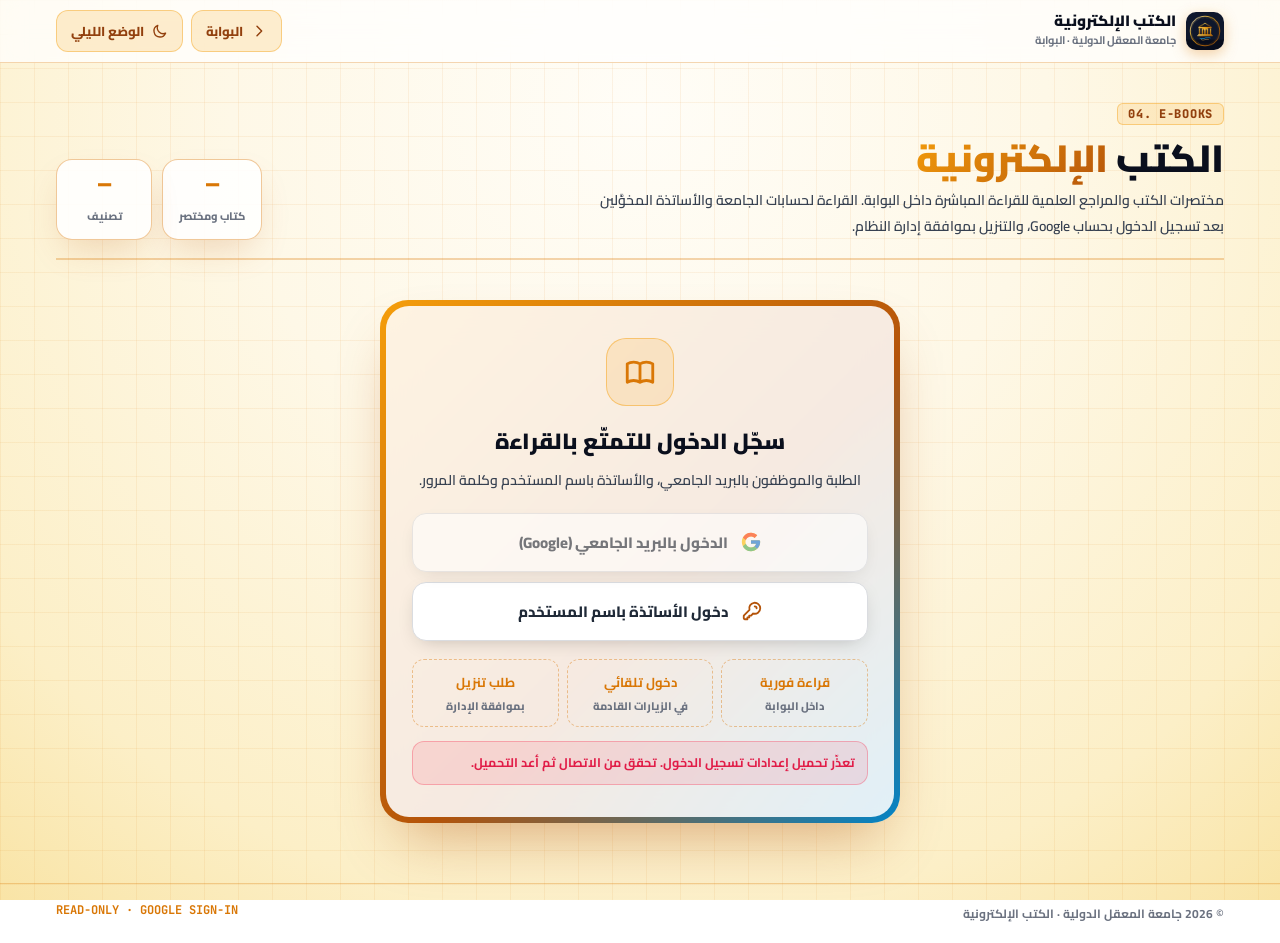
<file: portal/library/index.html>
<!DOCTYPE html>
<html lang="ar" dir="rtl" class="light">
<head>
  <meta charset="utf-8">
  <meta name="viewport" content="width=device-width, initial-scale=1.0, viewport-fit=cover">
  <title>الكتب الإلكترونية · جامعة المعقل الدولية</title>
  <meta name="description" content="الكتب الإلكترونية لجامعة المعقل الدولية — مختصرات وكتب للقراءة المباشرة">
  <meta name="theme-color" content="#0C1224">
  <link rel="icon" type="image/png" sizes="32x32" href="../icons/favicon-32.png">
  <link rel="icon" type="image/svg+xml" href="../icons/icon.svg">
  <link rel="apple-touch-icon" href="../icons/apple-touch-icon.png">
  <!-- تسخين الاتصال بخوادم Drive لتسريع المصغرات وفتح الكتب -->
  <link rel="preconnect" href="https://drive.google.com">
  <link rel="preconnect" href="https://lh3.googleusercontent.com">
  <link rel="preconnect" href="https://drive-thirdparty.googleusercontent.com">
  <link rel="preconnect" href="https://www.gstatic.com">
  <link rel="dns-prefetch" href="https://docs.google.com">
  <link rel="preconnect" href="https://fonts.googleapis.com">
  <link rel="preconnect" href="https://fonts.gstatic.com" crossorigin>
  <link href="https://fonts.googleapis.com/css2?family=Cairo:wght@400;600;700;800;900&family=JetBrains+Mono:wght@500;700;800&display=swap" rel="stylesheet">
  <script>
    // نفس سمة البوابة (amu_theme) حتى لا تومض الصفحة عند الفتح
    (function () {
      var t = null; try { t = localStorage.getItem('amu_theme'); } catch (e) {}
      if (t === 'dark' || (!t && window.matchMedia && matchMedia('(prefers-color-scheme: dark)').matches)) {
        document.documentElement.classList.remove('light'); document.documentElement.classList.add('dark');
      }
    })();
  </script>
  <style>
    :root {
      --page-bg: radial-gradient(circle at 50% 12%, #FFFDF7 0%, #FEF8E7 40%, #FCEFC7 80%, #F9E4A6 100%);
      --text-primary: #0A0F1D;
      --text-secondary: #374151;
      --muted: #6B7280;
      --glass-surface: rgba(255, 255, 255, 0.88);
      --glass-border: rgba(217, 119, 6, 0.4);
      --glass-shadow: 0 16px 36px -10px rgba(180, 83, 9, 0.22);
      --grid-stroke: rgba(217, 119, 6, 0.08);
      --chip-bg: rgba(245, 158, 11, 0.14);
      --chip-text: #92400E;
      --header-bg: rgba(255, 255, 255, 0.75);
      --input-bg: #FFFFFF;
      --accent: #D97706;
      --accent-strong: #B45309;
      --sky: #0284C7;
    }
    .dark {
      --page-bg: radial-gradient(circle at 50% 15%, #0D1428 0%, #060A17 55%, #02040A 100%);
      --text-primary: #F8FAFC;
      --text-secondary: #CBD5E1;
      --muted: #94A3B8;
      --glass-surface: rgba(13, 20, 36, 0.88);
      --glass-border: rgba(245, 158, 11, 0.28);
      --glass-shadow: 0 20px 45px -12px rgba(0, 0, 0, 0.65);
      --grid-stroke: rgba(245, 158, 11, 0.05);
      --chip-bg: rgba(245, 158, 11, 0.16);
      --chip-text: #FCD34D;
      --header-bg: rgba(6, 10, 23, 0.85);
      --input-bg: #0B1222;
      --accent: #F59E0B;
      --accent-strong: #FBBF24;
      --sky: #38BDF8;
    }
    * { box-sizing: border-box; }
    html { -webkit-tap-highlight-color: transparent; }
    body {
      margin: 0; min-height: 100vh; background: var(--page-bg); background-attachment: fixed;
      color: var(--text-primary); font-family: 'Cairo', sans-serif; overflow-x: hidden;
      transition: background .4s ease, color .4s ease;
    }
    .grid-overlay {
      position: fixed; inset: 0; pointer-events: none; z-index: 0;
      background-image: linear-gradient(to right, var(--grid-stroke) 1px, transparent 1px), linear-gradient(to bottom, var(--grid-stroke) 1px, transparent 1px);
      background-size: 34px 34px;
    }
    .wrap { position: relative; z-index: 1; max-width: 1200px; margin: 0 auto; padding: 0 16px; }
    a { color: inherit; }
    button { font-family: inherit; }
    .mono { font-family: 'JetBrains Mono', monospace; }

    /* ===== Header ===== */
    header.top {
      position: sticky; top: 0; z-index: 30; backdrop-filter: blur(12px); -webkit-backdrop-filter: blur(12px);
      background: var(--header-bg); border-bottom: 1px solid rgba(217, 119, 6, .3);
      padding-top: max(10px, env(safe-area-inset-top));
    }
    header.top .wrap { display: flex; align-items: center; justify-content: space-between; gap: 10px; padding-top: 0; padding-bottom: 10px; flex-wrap: wrap; }
    .brand { display: flex; align-items: center; gap: 10px; text-decoration: none; }
    .brand img { width: 38px; height: 38px; border-radius: 10px; box-shadow: 0 4px 14px rgba(217,119,6,.35); }
    .brand b { display: block; font-weight: 900; font-size: 15px; line-height: 1.2; }
    .brand small { display: block; font-size: 11px; color: var(--muted); font-weight: 700; }
    .actions { display: flex; align-items: center; gap: 8px; flex-wrap: wrap; }

    .btn-gold {
      display: inline-flex; align-items: center; justify-content: center; gap: 8px; border: 0; cursor: pointer; text-decoration: none;
      background: linear-gradient(135deg, #F59E0B 0%, #D97706 50%, #B45309 100%); color: #fff; font-weight: 800;
      box-shadow: 0 4px 18px rgba(217, 119, 6, .4), inset 0 1px 1px rgba(255, 255, 255, .5);
      transition: all .2s ease; border-radius: 12px; padding: 8px 14px; font-size: 13px;
    }
    .btn-gold:hover { transform: translateY(-2px); filter: brightness(1.08); box-shadow: 0 8px 24px rgba(217, 119, 6, .55); }
    .btn-soft {
      display: inline-flex; align-items: center; gap: 8px; cursor: pointer; text-decoration: none; font-weight: 800; font-size: 13px;
      border: 1px solid rgba(245, 158, 11, .4); background: rgba(245, 158, 11, .18); color: var(--chip-text);
      padding: 8px 14px; border-radius: 12px; transition: background .2s;
    }
    .btn-soft:hover { background: rgba(245, 158, 11, .3); }
    .btn-soft svg, .btn-gold svg { width: 16px; height: 16px; flex-shrink: 0; }

    .user-chip { display: none; align-items: center; gap: 8px; padding: 4px 4px 4px 12px; border-radius: 999px; border: 1px solid var(--glass-border); background: var(--glass-surface); font-size: 12px; font-weight: 800; max-width: 260px; }
    .user-chip img, .user-chip .av { width: 28px; height: 28px; border-radius: 50%; flex-shrink: 0; background: linear-gradient(135deg,#F59E0B,#B45309); color: #fff; display: flex; align-items: center; justify-content: center; font-size: 13px; object-fit: cover; }
    .user-chip span { overflow: hidden; text-overflow: ellipsis; white-space: nowrap; }
    .user-chip .dot { width: 8px; height: 8px; border-radius: 50%; background: #10B981; box-shadow: 0 0 0 3px rgba(16,185,129,.22); flex-shrink: 0; }
    .signed .user-chip { display: inline-flex; }

    /* ===== Hero ===== */
    .hero { padding: 34px 0 18px; display: flex; flex-wrap: wrap; align-items: flex-end; justify-content: space-between; gap: 16px; border-bottom: 2px solid rgba(217, 119, 6, .3); }
    .tag { display: inline-block; padding: 2px 10px; border-radius: 6px; font-size: 12px; font-weight: 800; letter-spacing: .06em; background: var(--chip-bg); color: var(--chip-text); border: 1px solid rgba(245,158,11,.4); }
    .hero h1 { margin: 8px 0 4px; font-size: clamp(26px, 5vw, 38px); font-weight: 900; line-height: 1.25; }
    .hero h1 em { font-style: normal; background: linear-gradient(135deg, #F59E0B, #B45309); -webkit-background-clip: text; background-clip: text; color: transparent; }
    .dark .hero h1 em { background: linear-gradient(135deg, #FDE047, #F59E0B); -webkit-background-clip: text; background-clip: text; }
    .hero p { margin: 0; color: var(--text-secondary); font-weight: 600; font-size: 14px; max-width: 640px; line-height: 1.9; }
    .stats { display: flex; gap: 10px; flex-wrap: wrap; }
    .stat { padding: 10px 16px; border-radius: 16px; background: var(--glass-surface); border: 1.5px solid var(--glass-border); box-shadow: var(--glass-shadow); text-align: center; min-width: 96px; }
    .stat b { display: block; font-size: 22px; font-weight: 900; color: var(--accent); font-family: 'JetBrains Mono', monospace; }
    .stat span { font-size: 11px; font-weight: 800; color: var(--muted); }

    /* ===== Gate (sign in) ===== */
    .gate { display: none; padding: 40px 0 60px; }
    .gate-card {
      max-width: 520px; margin: 0 auto; border-radius: 28px; padding: 6px;
      background: linear-gradient(135deg, #F59E0B, #B45309 55%, #0284C7); box-shadow: 0 30px 60px -20px rgba(180, 83, 9, .45);
    }
    .gate-inner { border-radius: 23px; background: var(--glass-surface); backdrop-filter: blur(16px); padding: 32px 26px; text-align: center; }
    .lock { width: 68px; height: 68px; margin: 0 auto 14px; border-radius: 20px; display: flex; align-items: center; justify-content: center; background: var(--chip-bg); border: 1.5px solid rgba(245,158,11,.45); color: var(--accent); }
    .lock svg { width: 34px; height: 34px; }
    .gate h2 { margin: 0 0 6px; font-size: 22px; font-weight: 900; }
    .gate p { margin: 0 0 20px; color: var(--text-secondary); font-size: 14px; font-weight: 600; line-height: 1.8; }
    .gbtn {
      width: 100%; display: flex; align-items: center; justify-content: center; gap: 12px; cursor: pointer;
      padding: 14px 18px; border-radius: 14px; font-size: 15px; font-weight: 800;
      background: #fff; color: #1F2937; border: 1.5px solid #DADCE0; box-shadow: 0 6px 20px -8px rgba(0,0,0,.25); transition: transform .15s, box-shadow .15s;
    }
    .gbtn:hover { transform: translateY(-2px); box-shadow: 0 12px 26px -10px rgba(0,0,0,.35); }
    .gbtn:disabled { opacity: .6; cursor: progress; transform: none; }
    .gbtn svg { width: 22px; height: 22px; }
    .gate-perks { display: grid; grid-template-columns: repeat(3, 1fr); gap: 8px; margin-top: 18px; }
    .gate-perks div { font-size: 11px; font-weight: 800; color: var(--muted); padding: 10px 6px; border-radius: 12px; border: 1px dashed var(--glass-border); }
    .gate-perks b { display: block; color: var(--accent); font-size: 13px; margin-bottom: 2px; }
    .gate-err { display: none; margin-top: 14px; padding: 10px 12px; border-radius: 12px; font-size: 12.5px; font-weight: 700; background: rgba(244,63,94,.12); color: #E11D48; border: 1px solid rgba(244,63,94,.35); text-align: right; line-height: 1.8; }
    .loading { text-align: center; padding: 80px 0; color: var(--muted); font-weight: 800; }
    .spin { width: 34px; height: 34px; margin: 0 auto 12px; border-radius: 50%; border: 3px solid rgba(245,158,11,.25); border-top-color: var(--accent); animation: rot .9s linear infinite; }
    @keyframes rot { to { transform: rotate(360deg); } }

    /* ===== Library ===== */
    .lib { display: none; padding: 22px 0 60px; }
    .toolbar { display: flex; flex-direction: column; gap: 12px; margin-bottom: 18px; }
    .search { position: relative; }
    .search input {
      width: 100%; padding: 13px 46px 13px 16px; border-radius: 14px; border: 1.5px solid var(--glass-border);
      background: var(--input-bg); color: var(--text-primary); font: 700 14px 'Cairo', sans-serif; outline: none; transition: border-color .2s, box-shadow .2s;
    }
    .search input:focus { border-color: var(--accent); box-shadow: 0 0 0 4px rgba(245,158,11,.18); }
    .search svg { position: absolute; right: 15px; top: 50%; transform: translateY(-50%); width: 20px; height: 20px; color: var(--accent); }
    .chips { display: flex; gap: 8px; overflow-x: auto; padding-bottom: 4px; scrollbar-width: none; }
    .chips::-webkit-scrollbar { display: none; }
    .chip {
      flex-shrink: 0; cursor: pointer; padding: 7px 14px; border-radius: 999px; font-size: 12.5px; font-weight: 800;
      border: 1px solid var(--glass-border); background: var(--glass-surface); color: var(--text-secondary); transition: all .2s;
    }
    .chip i { font-style: normal; font-family: 'JetBrains Mono', monospace; font-size: 11px; opacity: .7; margin-right: 4px; }
    .chip.on { background: linear-gradient(135deg, #F59E0B, #B45309); color: #fff; border-color: transparent; box-shadow: 0 4px 14px rgba(217,119,6,.35); }
    .count { font-size: 12px; font-weight: 800; color: var(--muted); }

    .grid { display: grid; grid-template-columns: repeat(auto-fill, minmax(230px, 1fr)); gap: 14px; }
    .book {
      position: relative; display: flex; flex-direction: column; gap: 10px; text-align: right; cursor: pointer; padding: 0; overflow: hidden;
      border-radius: 18px; background: var(--glass-surface); border: 1.5px solid var(--glass-border); box-shadow: var(--glass-shadow);
      backdrop-filter: blur(16px); -webkit-backdrop-filter: blur(16px); color: inherit; transition: all .28s cubic-bezier(.16,1,.3,1);
    }
    .book:hover, .book:focus-visible { transform: translateY(-4px); border-color: #D97706; box-shadow: 0 24px 44px -8px rgba(217,119,6,.32); outline: none; }
    .cover { position: relative; height: 210px; display: flex; align-items: flex-end; padding: 12px 14px; color: #fff; overflow: hidden; }
    .cover::before { content: ''; position: absolute; inset: 0; background-image: linear-gradient(to right, rgba(255,255,255,.08) 1px, transparent 1px), linear-gradient(to bottom, rgba(255,255,255,.08) 1px, transparent 1px); background-size: 16px 16px; }
    .cover .thumb { position: absolute; inset: 0; width: 100%; height: 100%; object-fit: cover; object-position: top center; background: #fff; opacity: 0; transition: opacity .4s ease, transform .5s ease; z-index: 0; }
    .cover .thumb.ok { opacity: 1; }
    .book:hover .cover .thumb.ok { transform: scale(1.04); }
    .cover.has-thumb::after { content: ''; position: absolute; inset: 0; z-index: 1; background: linear-gradient(180deg, transparent 55%, rgba(0,0,0,.55)); }
    .cover.has-thumb .ico { opacity: 0; }
    .cover .cat, .cover .spine { z-index: 2; }
    .cover .spine { position: absolute; top: 0; bottom: 0; right: 0; width: 8px; background: rgba(0,0,0,.25); }
    .cover .ico { position: absolute; left: 12px; top: 12px; width: 34px; height: 34px; opacity: .9; }
    .cover .cat { position: relative; font-size: 11px; font-weight: 800; padding: 3px 9px; border-radius: 999px; background: rgba(0,0,0,.28); backdrop-filter: blur(4px); }
    .c-cyber { background: linear-gradient(135deg, #0C1224, #1E3A5F 60%, #0284C7); }
    .c-ai { background: linear-gradient(135deg, #4C1D95, #7C3AED 60%, #0EA5E9); }
    .c-prog { background: linear-gradient(135deg, #064E3B, #059669 60%, #0284C7); }
    .c-elec { background: linear-gradient(135deg, #78350F, #D97706 60%, #F59E0B); }
    .c-lang { background: linear-gradient(135deg, #831843, #DB2777 60%, #F59E0B); }
    .c-gen { background: linear-gradient(135deg, #1F2937, #475569 60%, #D97706); }
    .book .body { padding: 0 14px 14px; display: flex; flex-direction: column; gap: 8px; flex: 1; }
    .book h3 { margin: 0; font-size: 14.5px; font-weight: 800; line-height: 1.6; display: -webkit-box; -webkit-line-clamp: 3; -webkit-box-orient: vertical; overflow: hidden; }
    .book h3:dir(ltr) { text-align: left; }
    .meta { margin-top: auto; display: flex; align-items: center; justify-content: space-between; gap: 6px; font-size: 11px; font-weight: 800; color: var(--muted); }
    .meta .pill { padding: 2px 8px; border-radius: 6px; background: var(--chip-bg); color: var(--chip-text); font-family: 'JetBrains Mono', monospace; }
    .read-hint { display: inline-flex; align-items: center; gap: 4px; color: var(--accent); }
    .empty { display: none; text-align: center; padding: 50px 10px; color: var(--muted); font-weight: 800; }

    .notice { margin-top: 26px; display: flex; gap: 12px; align-items: flex-start; padding: 14px 16px; border-radius: 16px; border: 1px dashed var(--glass-border); background: var(--glass-surface); font-size: 13px; font-weight: 600; color: var(--text-secondary); line-height: 1.9; }
    .notice svg { width: 22px; height: 22px; color: var(--accent); flex-shrink: 0; margin-top: 3px; }

    /* ===== Reader ===== */
    .reader { position: fixed; inset: 0; z-index: 60; display: none; flex-direction: column; background: #02040A; }
    .reader.open { display: flex; }
    .rbar {
      display: flex; align-items: center; gap: 10px; padding: 10px 14px; padding-top: max(10px, env(safe-area-inset-top));
      background: linear-gradient(180deg, #0D1428, #060A17); border-bottom: 1px solid rgba(245,158,11,.35); color: #F8FAFC;
    }
    .rbar .ttl { flex: 1; min-width: 0; }
    .rbar .ttl b { display: block; font-size: 14px; font-weight: 800; white-space: nowrap; overflow: hidden; text-overflow: ellipsis; }
    .rbar .ttl small { font-size: 11px; color: #FCD34D; font-weight: 700; }
    .rbtn { display: inline-flex; align-items: center; gap: 6px; padding: 8px 12px; border-radius: 10px; border: 1px solid rgba(245,158,11,.45); background: rgba(245,158,11,.15); color: #FDE68A; font-weight: 800; font-size: 12.5px; cursor: pointer; white-space: nowrap; }
    .rbtn:hover { background: rgba(245,158,11,.28); }
    .rbtn svg { width: 16px; height: 16px; }
    .rbtn.close { padding: 8px; border-color: rgba(255,255,255,.2); background: rgba(255,255,255,.06); color: #fff; }
    .rstage { position: relative; flex: 1; overflow: hidden; background: #1F2937; }
    .rstage iframe { position: absolute; inset: 0; width: 100%; height: 100%; border: 0; background: #fff; }
    /* يغطي زر «فتح في نافذة جديدة» في عارض Drive حتى تبقى القراءة داخل البوابة */
    .rshield { position: absolute; top: 0; right: 0; width: 76px; height: 60px; z-index: 3; background: transparent; }
    .rstage .wm { position: absolute; inset: 0; z-index: 2; pointer-events: none; overflow: hidden; opacity: .07; display: flex; flex-wrap: wrap; align-content: space-around; justify-content: space-around; transform: rotate(-24deg) scale(1.4); font: 800 15px 'JetBrains Mono', monospace; color: #000; }
    .rload { z-index: 4; background: #0B1222; transition: opacity .35s ease; }
    .rload.gone { opacity: 0; pointer-events: none; }
    .rload img { width: 150px; max-height: 210px; object-fit: cover; object-position: top; border-radius: 10px; box-shadow: 0 18px 40px rgba(0,0,0,.55); border: 2px solid rgba(245,158,11,.5); }
    .rload small { font-size: 11.5px; color: #94A3B8; font-weight: 700; max-width: 300px; text-align: center; line-height: 1.8; }
    .rbar-prog { position: absolute; top: 0; left: 0; right: 0; height: 3px; z-index: 5; background: linear-gradient(90deg, transparent, #F59E0B, #FDE047, #F59E0B, transparent); background-size: 50% 100%; background-repeat: no-repeat; animation: rprog 1.1s linear infinite; }
    .rload.gone + .rbar-prog, .rbar-prog.gone { display: none; }
    @keyframes rprog { from { background-position: -50% 0; } to { background-position: 150% 0; } }
    .rload { position: absolute; inset: 0; display: flex; flex-direction: column; align-items: center; justify-content: center; gap: 10px; color: #CBD5E1; font-weight: 800; font-size: 13px; z-index: 1; }
    .label-sm { display: inline; }
    /* قارئ PDF من السيرفر */
    .rpdf { position: absolute; inset: 0; overflow: auto; -webkit-overflow-scrolling: touch; background: #1F2937; padding: 12px 8px 40px; display: none; --pw: min(100%, 900px); user-select: none; -webkit-user-select: none; }
    .rpdf.on { display: block; }
    .rpdf .pg { position: relative; width: var(--pw); margin: 0 auto 12px; background: #fff; box-shadow: 0 6px 18px rgba(0,0,0,.35); border-radius: 3px; overflow: hidden; }
    .rpdf .pg canvas { display: block; width: 100%; height: 100%; }
    .rpdf .pg::before { content: attr(data-n); position: absolute; inset: 0; display: flex; align-items: center; justify-content: center; color: #CBD5E1; font: 800 22px 'JetBrains Mono', monospace; z-index: 0; }
    .rpdf .pg canvas { position: relative; z-index: 1; }
    .rtools { display: none; align-items: center; gap: 6px; }
    .rtools.on { display: inline-flex; }
    .rtools .rbtn { padding: 7px 10px; }
    .rpage { font: 800 12px 'JetBrains Mono', monospace; color: #FDE68A; min-width: 64px; text-align: center; }
    .roffice { position: absolute; inset: 0; display: none; flex-direction: column; align-items: center; justify-content: center; gap: 14px; color: #E2E8F0; font-weight: 800; text-align: center; padding: 20px; background: #0B1222; z-index: 4; }
    .roffice.on { display: flex; }
    @media (max-width: 640px) { .rtools .zoom { display: none; } .rbtn span.lbl { display: none; } }

    /* ===== Request dialog ===== */
    .dlg { position: fixed; inset: 0; z-index: 70; display: none; align-items: center; justify-content: center; padding: 16px; background: rgba(2,4,10,.65); backdrop-filter: blur(4px); }
    .dlg.open { display: flex; }
    .dlg-card { width: 100%; max-width: 460px; border-radius: 22px; background: var(--glass-surface); border: 1.5px solid var(--glass-border); box-shadow: 0 30px 60px -20px rgba(0,0,0,.6); padding: 22px; backdrop-filter: blur(16px); }
    .dark .dlg-card { background: #0D1424; }
    .dlg-card h3 { margin: 0 0 6px; font-size: 18px; font-weight: 900; }
    .dlg-card p { margin: 0 0 14px; font-size: 13px; color: var(--text-secondary); font-weight: 600; line-height: 1.9; }
    .dlg-card label { display: block; font-size: 12px; font-weight: 800; color: var(--muted); margin-bottom: 6px; }
    .dlg-card textarea { width: 100%; min-height: 88px; resize: vertical; padding: 10px 12px; border-radius: 12px; border: 1.5px solid var(--glass-border); background: var(--input-bg); color: var(--text-primary); font: 600 13px 'Cairo', sans-serif; outline: none; }
    .dlg-card textarea:focus { border-color: var(--accent); }
    .dlg-row { display: flex; gap: 8px; margin-top: 14px; }
    .dlg-row > * { flex: 1; }
    .to { display: flex; align-items: center; gap: 8px; padding: 8px 12px; border-radius: 12px; background: var(--chip-bg); font-size: 12px; font-weight: 800; color: var(--chip-text); margin-bottom: 12px; word-break: break-all; }

    #toast { position: fixed; left: 50%; bottom: 24px; transform: translate(-50%, 30px); opacity: 0; z-index: 80; pointer-events: none; transition: all .3s; background: #0F172A; color: #F8FAFC; border: 1px solid rgba(245,158,11,.5); padding: 10px 16px; border-radius: 12px; font-size: 13px; font-weight: 800; box-shadow: 0 12px 30px rgba(0,0,0,.35); }
    #toast.show { transform: translate(-50%, 0); opacity: 1; }

    footer { position: relative; z-index: 1; border-top: 1px solid rgba(217,119,6,.3); padding: 18px 0 calc(18px + env(safe-area-inset-bottom)); font-size: 12px; font-weight: 700; color: var(--muted); }
    footer .wrap { display: flex; flex-wrap: wrap; gap: 10px; justify-content: space-between; }

    @media (max-width: 640px) {
      .brand small { display: none; }
      .hide-sm { display: none !important; }
      .label-sm { display: none; }
      .grid { grid-template-columns: repeat(2, 1fr); gap: 10px; }
      .cover { height: 168px; }
      .book h3 { font-size: 13px; }
      .meta .read-hint { display: none; }
      .gate-inner { padding: 26px 18px; }
      .user-chip { max-width: 150px; }
    }
    @media (max-width: 360px) { .grid { grid-template-columns: 1fr; } }
    @media print { body * { display: none !important; } }
  </style>
</head>
<body>
  <div class="grid-overlay"></div>

  <header class="top">
    <div class="wrap">
      <a class="brand" href="../index.html">
        <img src="../icons/icon-192.png" alt="">
        <span><b>الكتب الإلكترونية</b><small>جامعة المعقل الدولية · البوابة</small></span>
      </a>
      <div class="actions">
        <a class="btn-soft" href="../index.html" title="العودة إلى البوابة">
          <svg fill="none" viewBox="0 0 24 24" stroke="currentColor"><path stroke-linecap="round" stroke-linejoin="round" stroke-width="2.2" d="M9 5l7 7-7 7"/></svg>
          <span class="label-sm">البوابة</span>
        </a>
        <button class="btn-soft" id="themeToggle" type="button" title="تبديل الوضع">
          <svg fill="none" viewBox="0 0 24 24" stroke="currentColor"><path stroke-linecap="round" stroke-linejoin="round" stroke-width="2" d="M20.354 15.354A9 9 0 018.646 3.646 9.003 9.003 0 0012 21a9.003 9.003 0 008.354-5.646z"/></svg>
          <span class="label-sm" id="themeLabel">الوضع الليلي</span>
        </button>
        <div class="user-chip" id="userChip" title="">
          <span class="dot" title="تم تسجيل الدخول"></span>
          <span id="userName">—</span>
          <span class="av" id="userAv">م</span>
        </div>
        <button class="btn-soft" id="signOutBtn" type="button" style="display:none" title="تسجيل الخروج">
          <svg fill="none" viewBox="0 0 24 24" stroke="currentColor"><path stroke-linecap="round" stroke-linejoin="round" stroke-width="2" d="M17 16l4-4m0 0l-4-4m4 4H7m6 4v1a3 3 0 01-3 3H6a3 3 0 01-3-3V7a3 3 0 013-3h4a3 3 0 013 3v1"/></svg>
          <span class="label-sm">خروج</span>
        </button>
      </div>
    </div>
  </header>

  <main class="wrap">
    <section class="hero">
      <div>
        <span class="tag mono" dir="ltr">04. E-BOOKS</span>
        <h1>الكتب <em>الإلكترونية</em></h1>
        <p>مختصرات الكتب والمراجع العلمية للقراءة المباشرة داخل البوابة. القراءة لحسابات الجامعة والأساتذة المخوَّلين بعد تسجيل الدخول بحساب Google، والتنزيل بموافقة إدارة النظام.</p>
      </div>
      <div class="stats">
        <div class="stat"><b id="statBooks">0</b><span>كتاب ومختصر</span></div>
        <div class="stat"><b id="statCats">0</b><span>تصنيف</span></div>
      </div>
    </section>

    <div class="loading" id="loading"><div class="spin"></div>جارٍ التحقق من تسجيل الدخول…</div>

    <!-- ===== شاشة تسجيل الدخول ===== -->
    <section class="gate" id="gate" aria-labelledby="gateTitle">
      <div class="gate-card"><div class="gate-inner">
        <div class="lock"><svg fill="none" viewBox="0 0 24 24" stroke="currentColor"><path stroke-linecap="round" stroke-linejoin="round" stroke-width="2" d="M12 6.253v13m0-13C10.832 5.477 9.246 5 7.5 5S4.168 5.477 3 6.253v13C4.168 18.477 5.754 18 7.5 18s3.332.477 4.5 1.253m0-13C13.168 5.477 14.754 5 16.5 5c1.747 0 3.332.477 4.5 1.253v13C19.832 18.477 18.247 18 16.5 18c-1.746 0-3.332.477-4.5 1.253"/></svg></div>
        <h2 id="gateTitle">سجّل الدخول للتمتّع بالقراءة</h2>
        <p id="gateText">الطلبة والموظفون بالبريد الجامعي، والأساتذة باسم المستخدم وكلمة المرور.</p>
        <button class="gbtn" id="googleBtn" type="button">
          <svg viewBox="0 0 48 48" aria-hidden="true"><path fill="#FFC107" d="M43.6 20.5H42V20H24v8h11.3C33.7 32.7 29.2 36 24 36c-6.6 0-12-5.4-12-12s5.4-12 12-12c3.1 0 5.8 1.2 7.9 3.1l5.7-5.7C34 6.1 29.3 4 24 4 12.9 4 4 12.9 4 24s8.9 20 20 20 20-8.9 20-20c0-1.3-.1-2.4-.4-3.5z"/><path fill="#FF3D00" d="M6.3 14.7l6.6 4.8C14.7 15.1 19 12 24 12c3.1 0 5.8 1.2 7.9 3.1l5.7-5.7C34 6.1 29.3 4 24 4 16.3 4 9.7 8.3 6.3 14.7z"/><path fill="#4CAF50" d="M24 44c5.2 0 9.9-2 13.4-5.2l-6.2-5.2C29.2 35.1 26.7 36 24 36c-5.2 0-9.6-3.3-11.3-8l-6.5 5C9.5 39.6 16.2 44 24 44z"/><path fill="#1976D2" d="M43.6 20.5H42V20H24v8h11.3c-.8 2.2-2.2 4.2-4.1 5.6l6.2 5.2C37 39.2 44 34 44 24c0-1.3-.1-2.4-.4-3.5z"/></svg>
          <span id="googleBtnText">الدخول بالبريد الجامعي (Google)</span>
        </button>
        <button class="gbtn staff" id="staffBtn" type="button" style="margin-top:10px">
          <svg fill="none" viewBox="0 0 24 24" stroke="#B45309"><path stroke-linecap="round" stroke-linejoin="round" stroke-width="2" d="M15 7a2 2 0 012 2m4 0a6 6 0 01-7.743 5.743L11 17H9v2H7v2H4a1 1 0 01-1-1v-2.586a1 1 0 01.293-.707l5.964-5.964A6 6 0 1121 9z"/></svg>
          <span>دخول الأساتذة باسم المستخدم</span>
        </button>
        <div class="gate-perks">
          <div><b>قراءة فورية</b>داخل البوابة</div>
          <div><b>دخول تلقائي</b>في الزيارات القادمة</div>
          <div><b>طلب تنزيل</b>بموافقة الإدارة</div>
        </div>
        <div class="gate-err" id="gateErr"></div>
      </div></div>
    </section>

    <!-- ===== الكتب الإلكترونية ===== -->
    <section class="lib" id="lib" aria-label="الكتب">
      <div class="toolbar">
        <div class="search">
          <svg fill="none" viewBox="0 0 24 24" stroke="currentColor"><path stroke-linecap="round" stroke-linejoin="round" stroke-width="2.2" d="M21 21l-4.35-4.35M17 11a6 6 0 11-12 0 6 6 0 0112 0z"/></svg>
          <input id="q" type="search" placeholder="ابحث باسم الكتاب أو الموضوع… (مثال: Kali، الأردوينو، Python)" autocomplete="off">
        </div>
        <div class="chips" id="chips" role="tablist" aria-label="التصنيفات"></div>
        <div class="count" id="count"></div>
      </div>
      <div class="grid" id="grid"></div>
      <div class="empty" id="empty">لا توجد نتائج مطابقة لبحثك.</div>
      <div class="notice">
        <svg fill="none" viewBox="0 0 24 24" stroke="currentColor"><path stroke-linecap="round" stroke-linejoin="round" stroke-width="2" d="M13 16h-1v-4h-1m1-4h.01M21 12a9 9 0 11-18 0 9 9 0 0118 0z"/></svg>
        <div>الكتب الإلكترونية <b>للقراءة فقط</b> داخل البوابة. إن احتجت نسخة للتنزيل، افتح الكتاب واضغط <b>«طلب تنزيل»</b>، فتصل رسالتك إلى بريد إدارة نظام الكنترول، ويُرسل لك رابط التنزيل بعد الموافقة.</div>
      </div>
    </section>
  </main>

  <footer>
    <div class="wrap">
      <span>© 2026 جامعة المعقل الدولية · الكتب الإلكترونية</span>
      <span class="mono" style="color:var(--accent)">READ-ONLY · GOOGLE SIGN-IN</span>
    </div>
  </footer>

  <!-- ===== القارئ ===== -->
  <div class="reader" id="reader" role="dialog" aria-modal="true" aria-labelledby="rTitle">
    <div class="rbar">
      <button class="rbtn close" id="rClose" type="button" aria-label="إغلاق">
        <svg fill="none" viewBox="0 0 24 24" stroke="currentColor"><path stroke-linecap="round" stroke-linejoin="round" stroke-width="2.4" d="M6 18L18 6M6 6l12 12"/></svg>
      </button>
      <div class="ttl"><b id="rTitle">—</b><small id="rSub">قراءة فقط</small></div>
      <div class="rtools" id="rTools">
        <button class="rbtn zoom" id="rZoomOut" type="button" aria-label="تصغير">−</button>
        <span class="rpage" id="rPage" dir="ltr" aria-live="polite">—</span>
        <button class="rbtn zoom" id="rZoomIn" type="button" aria-label="تكبير">+</button>
      </div>
      <a class="rbtn" id="rDl" href="#" target="_blank" rel="noopener" style="display:none;text-decoration:none" title="للمدير: تنزيل مباشر">
        <svg fill="none" viewBox="0 0 24 24" stroke="currentColor"><path stroke-linecap="round" stroke-linejoin="round" stroke-width="2" d="M4 16v1a3 3 0 003 3h10a3 3 0 003-3v-1m-4-4l-4 4m0 0l-4-4m4 4V4"/></svg>
        <span>تنزيل</span>
      </a>
      <a class="rbtn" id="rDrive" href="#" target="_blank" rel="noopener" style="display:none;text-decoration:none" title="للمدير: فتح الملف في Drive">
        <span>Drive</span>
      </a>
      <button class="rbtn" id="rReq" type="button">
        <svg fill="none" viewBox="0 0 24 24" stroke="currentColor"><path stroke-linecap="round" stroke-linejoin="round" stroke-width="2" d="M3 8l7.89 5.26a2 2 0 002.22 0L21 8M5 19h14a2 2 0 002-2V7a2 2 0 00-2-2H5a2 2 0 00-2 2v10a2 2 0 002 2z"/></svg>
        <span>طلب تنزيل</span>
      </button>
    </div>
    <div class="rstage" id="rStage" oncontextmenu="return false">
      <iframe id="rFrame" title="قارئ الكتاب" allow="autoplay" referrerpolicy="no-referrer-when-downgrade"></iframe>
      <div class="rpdf" id="rPdf" tabindex="0" aria-label="صفحات الكتاب"></div>
      <div class="roffice" id="rOffice"><span id="rOfficeMsg"></span><a class="rbtn" id="rOfficeBtn" href="#" style="text-decoration:none">فتح الملف</a></div>
      <div class="rload" id="rLoad"><img id="rCover" alt="" referrerpolicy="no-referrer" hidden><div class="spin"></div><span id="rLoadMsg">جارٍ فتح الكتاب…</span><small id="rLoadHint"></small></div>
      <div class="rbar-prog" id="rProg"></div>
      <div class="wm" id="rWm" aria-hidden="true"></div>
      <div class="rshield" aria-hidden="true"></div>
    </div>
  </div>

  <!-- ===== طلب التنزيل ===== -->
  <div class="dlg" id="dlg" role="dialog" aria-modal="true" aria-labelledby="dTitle">
    <div class="dlg-card">
      <h3 id="dTitle">طلب تنزيل كتاب</h3>
      <p>يُرسل الطلب إلى مدير النظام مع اسم الكتاب وبيانات حسابك، ويحصل على رقم تتابع به حالته من «طلباتي» في البوابة.</p>
      <label for="dWhy">سبب الطلب (اختياري)</label>
      <textarea id="dWhy" placeholder="مثال: أحتاجه للمذاكرة دون اتصال قبل الامتحان"></textarea>
      <div class="dlg-row">
        <button class="btn-gold" id="dSend" type="button">إرسال الطلب</button>
        <button class="btn-soft" id="dCancel" type="button" style="justify-content:center">إلغاء</button>
      </div>
    </div>
  </div>

  <div id="toast" role="status" aria-live="polite"></div>

  <!-- إعدادات Firebase نفسها التي يستخدمها نظام الكنترول (تُولَّد عند النشر من أسرار المستودع) -->
  <script src="https://drdshsw2022-byte.github.io/almaaqal-kontrol/kontrol/firebase-config.js"></script>
  <script src="../access.js"></script>
  <script src="../auth.js"></script>
  <script src="../auth-ui.js"></script>
  <script>
    // بريد إدارة نظام الكنترول (المدير العام في SUPER_ADMINS) — إليه تُرسل طلبات التنزيل
    const ADMIN_EMAIL = (window.AMU_ACCESS && window.AMU_ACCESS.adminEmail) || 'drdsh.sw2022@gmail.com';

    const $ = (id) => document.getElementById(id);
    // الفهرس لا يُحمَّل إلا بعد الدخول: books.php يتحقق من رمز الدخول ثم يعيد الكتب
    let BOOKS = [], CATS = [], CAT_NAME = {}, catalogFor = '';
    const CATALOG_API = /(^|\.)it-basra\.com$/.test(location.hostname) ? 'books.php' : 'https://it-basra.com/amu/library/books.php';
    let user = null, current = null, filter = 'all';
    // الكتب المنقولة إلى السيرفر تُقرأ من book.php (برابط مؤقت بعد التحقق من الدخول)، والباقي من Drive
    const LIB_BASE = /(^|\.)it-basra\.com$/.test(location.hostname) ? '' : 'https://it-basra.com/amu/library/';
    const BOOK_API = LIB_BASE + 'book.php';
    const coverUrl = (b) => b.cv ? LIB_BASE + 'covers/' + encodeURIComponent(b.id) + '.jpg' : `https://drive.google.com/thumbnail?id=${encodeURIComponent(b.id)}&sz=w400`;

    // ---------- سمة الصفحة (مشتركة مع البوابة) ----------
    function applyTheme(dark) {
      document.documentElement.classList.toggle('dark', dark);
      document.documentElement.classList.toggle('light', !dark);
      $('themeLabel').textContent = dark ? 'الوضع النهاري' : 'الوضع الليلي';
    }
    applyTheme(document.documentElement.classList.contains('dark'));
    $('themeToggle').addEventListener('click', () => {
      const dark = !document.documentElement.classList.contains('dark');
      applyTheme(dark);
      try { localStorage.setItem('amu_theme', dark ? 'dark' : 'light'); } catch (e) {}
    });

    function toast(msg) {
      const t = $('toast'); t.textContent = msg; t.classList.add('show');
      clearTimeout(toast._t); toast._t = setTimeout(() => t.classList.remove('show'), 2600);
    }

    // ---------- العرض ----------
    function setStats() {
      $('statBooks').textContent = BOOKS.length || '—';
      $('statCats').textContent = BOOKS.length ? CATS.filter((c) => BOOKS.some((b) => b.c === c.id)).length : '—';
    }
    setStats();
    async function loadCatalog(u) {
      if (catalogFor === u.uid && BOOKS.length) return true;
      $('count').textContent = 'جارٍ تحميل الكتب…'; $('grid').innerHTML = ''; $('empty').style.display = 'none';
      try {
        const token = await u.getIdToken();
        const r = await fetch(CATALOG_API, { method: 'POST', cache: 'no-store', body: new URLSearchParams({ token }) });
        const d = await r.json().catch(() => ({}));
        if (!r.ok || !Array.isArray(d.books)) throw new Error(d.error || 'تعذّر تحميل فهرس الكتب.');
        BOOKS = d.books; CATS = d.cats || []; CAT_NAME = Object.fromEntries(CATS.map((c) => [c.id, c.name])); catalogFor = u.uid;
        setStats(); return true;
      } catch (e) {
        $('count').textContent = ''; $('empty').style.display = 'block';
        $('empty').textContent = (e && e.message) || 'تعذّر تحميل فهرس الكتب. تحقق من الاتصال ثم أعد تحميل الصفحة.';
        return false;
      }
    }

    const ICONS = {
      cyber: '<path stroke-linecap="round" stroke-linejoin="round" stroke-width="1.8" d="M9 12l2 2 4-4m5.6-4A12 12 0 0112 3a12 12 0 01-8.6 3A12 12 0 003 9c0 5.6 3.8 10.3 9 11.6 5.2-1.3 9-6 9-11.6 0-1-.1-2-.4-3z"/>',
      ai: '<path stroke-linecap="round" stroke-linejoin="round" stroke-width="1.8" d="M9 3v2m6-2v2M9 19v2m6-2v2M3 9h2m-2 6h2m14-6h2m-2 6h2M7 19h10a2 2 0 002-2V7a2 2 0 00-2-2H7a2 2 0 00-2 2v10a2 2 0 002 2zM9 9h6v6H9V9z"/>',
      prog: '<path stroke-linecap="round" stroke-linejoin="round" stroke-width="1.8" d="M10 20l4-16m4 4l4 4-4 4M6 16l-4-4 4-4"/>',
      elec: '<path stroke-linecap="round" stroke-linejoin="round" stroke-width="1.8" d="M13 10V3L4 14h7v7l9-11h-7z"/>',
      lang: '<path stroke-linecap="round" stroke-linejoin="round" stroke-width="1.8" d="M3 5h12M9 3v2m1.05 9.5A18 18 0 016.4 9m6.1 9h7M11 21l5-10 5 10M12.75 5C11.8 10.8 8.1 15.6 3 18.1"/>',
      gen: '<path stroke-linecap="round" stroke-linejoin="round" stroke-width="1.8" d="M9 17v-2m3 2v-4m3 4v-6m2 10H7a2 2 0 01-2-2V5a2 2 0 012-2h5.6a1 1 0 01.7.3l5.4 5.4a1 1 0 01.3.7V19a2 2 0 01-2 2z"/>'
    };
    const esc = (s) => String(s).replace(/[&<>"']/g, (c) => ({ '&': '&amp;', '<': '&lt;', '>': '&gt;', '"': '&quot;', "'": '&#39;' }[c]));
    const norm = (s) => String(s).toLowerCase().replace(/[أإآ]/g, 'ا').replace(/ة/g, 'ه').replace(/ى/g, 'ي').replace(/[ً-ْ]/g, '');

    function renderChips() {
      const counts = {}; BOOKS.forEach((b) => { counts[b.c] = (counts[b.c] || 0) + 1; });
      const list = [{ id: 'all', name: 'الكل', n: BOOKS.length }].concat(CATS.filter((c) => counts[c.id]).map((c) => ({ ...c, n: counts[c.id] })));
      $('chips').innerHTML = list.map((c) => `<button type="button" role="tab" class="chip${c.id === filter ? ' on' : ''}" data-c="${c.id}" aria-selected="${c.id === filter}">${esc(c.name)}<i>${c.n}</i></button>`).join('');
    }
    $('chips').addEventListener('click', (e) => {
      const b = e.target.closest('.chip'); if (!b) return;
      filter = b.dataset.c; renderChips(); renderGrid();
    });

    function renderGrid() {
      const q = norm($('q').value.trim());
      const list = BOOKS.filter((b) => (filter === 'all' || b.c === filter) && (!q || norm(b.t).includes(q) || norm(CAT_NAME[b.c] || '').includes(q)));
      $('count').textContent = `${list.length} من ${BOOKS.length} كتاباً`;
      $('empty').style.display = list.length ? 'none' : 'block';
      $('grid').innerHTML = list.map((b) => `
        <button type="button" class="book" data-id="${b.id}" aria-label="قراءة ${esc(b.t)}">
          <div class="cover c-${b.c}">
            <img class="thumb" loading="lazy" alt="" referrerpolicy="no-referrer" src="${coverUrl(b)}" onload="if(this.naturalWidth>40){this.classList.add('ok');this.parentNode.classList.add('has-thumb')}else{this.remove()}" onerror="this.remove()">
            <span class="spine"></span>
            <svg class="ico" fill="none" viewBox="0 0 24 24" stroke="currentColor">${ICONS[b.c] || ICONS.gen}</svg>
            <span class="cat">${esc(CAT_NAME[b.c] || 'عام')}</span>
          </div>
          <div class="body">
            <h3 dir="auto">${esc(b.t)}</h3>
            <div class="meta">
              <span class="pill">${b.x}${b.s ? ' · ' + b.s + ' MB' : ''}</span>
              <span class="read-hint">قراءة ←</span>
            </div>
          </div>
        </button>`).join('');
    }
    $('q').addEventListener('input', () => { clearTimeout(renderGrid._t); renderGrid._t = setTimeout(renderGrid, 120); });
    $('grid').addEventListener('click', (e) => {
      const card = e.target.closest('.book'); if (!card) return;
      openBook(BOOKS.find((b) => b.id === card.dataset.id));
    });

    // ---------- القارئ (قراءة فقط) ----------
    function openBook(b) {
      if (!b || !user) return;
      current = b;
      $('rTitle').textContent = b.t;
      $('rSub').textContent = `${CAT_NAME[b.c] || ''} · ${window.AMU_AUTH.state.admin ? 'المدير · صلاحية كاملة' : 'قراءة فقط'}`;
      const st = window.AMU_AUTH.state;
      const mark = esc(st.staff ? st.username : (user.email || ''));
      // المدير: تنزيل مباشر وفتح في Drive دون طلب
      $('rDl').style.display = $('rDrive').style.display = st.admin ? 'inline-flex' : 'none';
      $('rReq').style.display = st.admin ? 'none' : 'inline-flex';
      $('rDl').href = `https://drive.google.com/uc?export=download&id=${encodeURIComponent(b.id)}`;
      $('rDrive').href = `https://drive.google.com/file/d/${encodeURIComponent(b.id)}/view`;
      $('rWm').innerHTML = st.admin ? '' : Array.from({ length: 40 }, () => `<span style="padding:24px 30px">${mark}</span>`).join('');
      $('rDrive').style.display = st.admin && !b.h ? 'inline-flex' : 'none';
      if (b.h) openServer(b); else { pdfMode(false); startFrame(b, true); }
      $('reader').classList.add('open');
      document.body.style.overflow = 'hidden';
      history.pushState({ reader: b.id }, '', '#read=' + b.id);
    }
    // ---------- تسريع الفتح ----------
    // يبدأ تحميل عارض Drive مسبقاً عند الوقوف على الكتاب أو لمسه، فيكون جاهزاً لحظة الضغط
    const previewUrl = (id) => `https://drive.google.com/file/d/${encodeURIComponent(id)}/preview`;
    let frameId = null, frameReady = false, slowT = 0;
    function startFrame(b, visible) {
      const fr = $('rFrame');
      if (visible) {
        const ld = $('rLoad');
        const cov = $('rCover');
        cov.hidden = true; cov.onload = () => { cov.hidden = false; }; cov.onerror = () => { cov.hidden = true; };
        cov.src = coverUrl(b);
        $('rLoadMsg').textContent = 'جارٍ فتح الكتاب…';
        $('rLoadHint').textContent = b.s >= 20 ? `الكتاب كبير (${b.s} MB)، قد يستغرق فتح أول مرة بضع ثوانٍ.` : '';
        clearTimeout(slowT);
        slowT = setTimeout(() => { $('rLoadHint').textContent = 'ما زال يُحمَّل… عارض Google يجهّز الصفحات الأولى، والكتب الكبيرة تأخذ وقتاً أطول.'; }, 7000);
        if (frameId === b.id && frameReady) { ld.classList.add('gone'); $('rProg').classList.add('gone'); return; }
        ld.classList.remove('gone'); $('rProg').classList.remove('gone');
      }
      if (frameId !== b.id) { frameId = b.id; frameReady = false; fr.src = previewUrl(b.id); }
    }
    $('rFrame').addEventListener('load', () => {
      if (!frameId || $('rFrame').src === 'about:blank') return;
      frameReady = true; clearTimeout(slowT);
      // مهلة قصيرة ليرسم عارض Drive الصفحة الأولى قبل إزالة الغطاء
      setTimeout(() => { $('rLoad').classList.add('gone'); $('rProg').classList.add('gone'); }, 350);
    });
    let warmT = 0;
    function warm(card) {
      if (!user || !card || $('reader').classList.contains('open')) return;
      const b = BOOKS.find((x) => x.id === card.dataset.id); if (!b || b.id === frameId) return;
      if (b.h) { loadPdfJs().catch(() => {}); return; }
      startFrame(b, false);
    }
    $('grid').addEventListener('pointerover', (e) => {
      const card = e.target.closest('.book'); if (!card) return;
      clearTimeout(warmT); warmT = setTimeout(() => warm(card), 300);
    });
    $('grid').addEventListener('pointerout', () => clearTimeout(warmT));
    $('grid').addEventListener('touchstart', (e) => warm(e.target.closest('.book')), { passive: true });
    $('grid').addEventListener('focusin', (e) => warm(e.target.closest('.book')));

    // ---------- قارئ PDF من السيرفر (pdf.js) ----------
    // يطلب الصفحات من السيرفر بالتدريج (Range)، فيفتح الكتاب الكبير دون تنزيله كاملاً
    const PDFJS = 'https://cdnjs.cloudflare.com/ajax/libs/pdf.js/3.11.174/';
    let pdfjsP = null, pdfDoc = null, pdfTask = null, pdfRun = 0, pdfZoom = 1, renderKey = 0, pageIO = null;
    const drawn = new Set();
    function loadPdfJs() {
      if (pdfjsP) return pdfjsP;
      pdfjsP = new Promise((res, rej) => {
        const sc = document.createElement('script');
        sc.src = PDFJS + 'pdf.min.js'; sc.crossOrigin = 'anonymous';
        sc.onload = () => { window.pdfjsLib.GlobalWorkerOptions.workerSrc = PDFJS + 'pdf.worker.min.js'; res(window.pdfjsLib); };
        sc.onerror = () => { pdfjsP = null; rej(new Error('تعذّر تحميل القارئ. تحقق من الاتصال.')); };
        document.head.appendChild(sc);
      });
      return pdfjsP;
    }
    function pdfMode(on) {
      $('rPdf').classList.toggle('on', on); $('rTools').classList.toggle('on', on);
      $('rFrame').style.display = on ? 'none' : ''; document.querySelector('.rshield').style.display = on ? 'none' : '';
      $('rOffice').classList.remove('on');
    }
    function loaderOn(msg, hint) {
      $('rLoad').classList.remove('gone'); $('rProg').classList.remove('gone');
      $('rLoadMsg').textContent = msg || 'جارٍ فتح الكتاب…'; $('rLoadHint').textContent = hint || '';
    }
    function loaderOff() { $('rLoad').classList.add('gone'); $('rProg').classList.add('gone'); }
    function closePdf() {
      pdfRun++;
      if (pageIO) { pageIO.disconnect(); pageIO = null; }
      if (pdfTask) { try { pdfTask.destroy(); } catch (e) {} }
      pdfTask = null; pdfDoc = null; drawn.clear();
      $('rPdf').innerHTML = '';
    }
    async function openServer(b) {
      closePdf(); const run = pdfRun;
      pdfMode(true); pdfZoom = 1; $('rPdf').style.setProperty('--pw', 'min(100%, 900px)'); $('rPage').textContent = '—';
      const cov = $('rCover'); cov.hidden = true; cov.onload = () => { cov.hidden = false; }; cov.onerror = () => { cov.hidden = true; }; cov.src = coverUrl(b);
      loaderOn('جارٍ فتح الكتاب…', '');
      try {
        const token = await user.getIdToken();
        const [r] = await Promise.all([fetch(BOOK_API, { method: 'POST', cache: 'no-store', body: new URLSearchParams({ token, id: b.id }) }), loadPdfJs()]);
        const j = await r.json().catch(() => ({}));
        if (!r.ok || !j.url) throw new Error(j.error || 'تعذّر فتح الكتاب.');
        if (run !== pdfRun) return;
        if (j.dl) $('rDl').href = j.dl;
        if (j.ext !== 'pdf') {
          loaderOff(); $('rTools').classList.remove('on');
          $('rOfficeMsg').textContent = `هذا الملف بصيغة ${String(j.ext).toUpperCase()}، ولا يُعرض داخل المتصفح. افتحه ببرنامج Office أو Google Slides/Docs.`;
          $('rOfficeBtn').href = j.url; $('rOffice').classList.add('on'); return;
        }
        pdfTask = window.pdfjsLib.getDocument({ url: j.url, rangeChunkSize: 262144, disableAutoFetch: true, disableStream: true, isEvalSupported: false });
        pdfTask.onProgress = (p) => { if (p.total && run === pdfRun) $('rLoadHint').textContent = 'تحميل الصفحات الأولى…'; };
        const doc = await pdfTask.promise;
        if (run !== pdfRun) { doc.destroy(); return; }
        pdfDoc = doc;
        const first = (await doc.getPage(1)).getViewport({ scale: 1 });
        const box = $('rPdf');
        box.innerHTML = Array.from({ length: doc.numPages }, (_, i) => `<div class="pg" data-n="${i + 1}" style="aspect-ratio:${first.width}/${first.height}"></div>`).join('');
        box.scrollTop = 0;
        pageIO = new IntersectionObserver((ents) => ents.forEach((en) => { if (en.isIntersecting) drawPage(en.target, run); }), { root: box, rootMargin: '900px 0px' });
        box.querySelectorAll('.pg').forEach((el) => pageIO.observe(el));
        updatePage(); loaderOff(); box.focus({ preventScroll: true });
      } catch (e) {
        if (run !== pdfRun) return;
        $('rLoadMsg').textContent = (e && e.message && !/^Unexpected|Missing PDF|Invalid PDF/.test(e.message)) ? e.message : 'تعذّر عرض الكتاب.';
        $('rLoadHint').textContent = 'أغلق الكتاب وأعد فتحه. إن تكررت المشكلة راسل الدعم الفني.';
        $('rProg').classList.add('gone');
      }
    }
    async function drawPage(el, run) {
      const key = String(renderKey);
      if (!pdfDoc || el.dataset.k === key) return;
      el.dataset.k = key;
      try {
        const page = await pdfDoc.getPage(+el.dataset.n);
        if (run !== pdfRun || el.dataset.k !== key) return;
        const vp1 = page.getViewport({ scale: 1 });
        el.style.aspectRatio = vp1.width + '/' + vp1.height;
        const dpr = Math.min(window.devicePixelRatio || 1, 2);
        const vp = page.getViewport({ scale: (el.clientWidth / vp1.width) * dpr });
        const c = document.createElement('canvas');
        c.width = Math.floor(vp.width); c.height = Math.floor(vp.height);
        await page.render({ canvasContext: c.getContext('2d', { alpha: false }), viewport: vp }).promise;
        if (run !== pdfRun || el.dataset.k !== key) return;
        el.replaceChildren(c); drawn.add(el); page.cleanup();
        trimPages();
      } catch (e) { if (el.dataset.k === key) delete el.dataset.k; }
    }
    // يحرر ذاكرة الصفحات البعيدة (مهم في الكتب الكبيرة على الموبايل)
    function trimPages() {
      if (drawn.size <= 14) return;
      const cur = currentPage();
      [...drawn].sort((a, b) => Math.abs(b.dataset.n - cur) - Math.abs(a.dataset.n - cur)).slice(0, drawn.size - 14)
        .forEach((el) => { el.replaceChildren(); delete el.dataset.k; drawn.delete(el); });
    }
    function currentPage() {
      const box = $('rPdf'); const r = box.getBoundingClientRect();
      const el = document.elementFromPoint(r.left + r.width / 2, r.top + r.height / 3);
      const pg = el && el.closest && el.closest('.pg');
      return pg ? +pg.dataset.n : 1;
    }
    function updatePage() { if (pdfDoc) $('rPage').textContent = `${currentPage()} / ${pdfDoc.numPages}`; }
    let pgT = 0;
    $('rPdf').addEventListener('scroll', () => { clearTimeout(pgT); pgT = setTimeout(updatePage, 80); }, { passive: true });
    function setZoom(z) {
      if (!pdfDoc) return;
      const box = $('rPdf'); const ratio = box.scrollTop / Math.max(1, box.scrollHeight);
      pdfZoom = Math.min(3, Math.max(0.6, z));
      box.style.setProperty('--pw', `min(${Math.round(100 * pdfZoom)}%, ${Math.round(900 * pdfZoom)}px)`);
      renderKey++; drawn.clear();
      box.scrollTop = ratio * box.scrollHeight;
      if (pageIO) box.querySelectorAll('.pg').forEach((el) => { pageIO.unobserve(el); pageIO.observe(el); });
    }
    $('rZoomIn').addEventListener('click', () => setZoom(pdfZoom + 0.25));
    $('rZoomOut').addEventListener('click', () => setZoom(pdfZoom - 0.25));
    $('rOfficeBtn').addEventListener('click', () => toast('جارٍ تنزيل الملف…'));

    function closeBook(fromPop) {
      $('reader').classList.remove('open');
      clearTimeout(slowT);
      closePdf();
      // يبقى العارض محمَّلاً لو أعاد القارئ فتح الكتاب نفسه
      document.body.style.overflow = '';
      current = null;
      if (!fromPop && location.hash.startsWith('#read=')) history.back();
    }
    $('rClose').addEventListener('click', () => closeBook(false));
    window.addEventListener('popstate', () => { if ($('reader').classList.contains('open')) closeBook(true); });
    document.addEventListener('keydown', (e) => {
      if (e.key === 'Escape') { if ($('dlg').classList.contains('open')) closeDlg(); else if (current) closeBook(false); }
      // منع اختصارات الحفظ والطباعة أثناء القراءة
      if (current && !window.AMU_AUTH.state.admin && (e.ctrlKey || e.metaKey) && ['s', 'p'].includes(e.key.toLowerCase())) { e.preventDefault(); toast('القراءة فقط — اطلب التنزيل من الإدارة'); }
    });

    // ---------- طلب التنزيل ----------
    function closeDlg() { $('dlg').classList.remove('open'); }
    $('rReq').addEventListener('click', () => { $('dWhy').value = ''; $('dlg').classList.add('open'); setTimeout(() => $('dWhy').focus(), 50); });
    $('dCancel').addEventListener('click', closeDlg);
    $('dlg').addEventListener('click', (e) => { if (e.target.id === 'dlg') closeDlg(); });
    $('dSend').addEventListener('click', async () => {
      if (!current || !user) return;
      const btn = $('dSend'); btn.disabled = true;
      try {
        const token = await user.getIdToken();
        const r = await fetch(LIB_BASE.replace(/library\/$/, '') + (LIB_BASE ? '' : '../') + 'requests.php', { method: 'POST', body: new URLSearchParams({ token, action: 'create', type: 'download', book: current.id, msg: $('dWhy').value.trim(), page: location.href }) });
        const j = await r.json().catch(() => ({}));
        if (!r.ok) throw new Error(j.error || 'تعذّر إرسال الطلب.');
        closeDlg();
        toast('أُرسل طلبك برقم ' + j.id + '، تابعه من «طلباتي» في البوابة');
      } catch (e) { toast(e.message); }
      finally { btn.disabled = false; }
    });

    // ---------- الحالات ----------
    function show(state) {
      $('loading').style.display = state === 'loading' ? 'block' : 'none';
      $('gate').style.display = state === 'gate' ? 'block' : 'none';
      $('lib').style.display = state === 'lib' ? 'block' : 'none';
      document.body.classList.toggle('signed', state === 'lib');
      $('signOutBtn').style.display = state === 'lib' ? 'inline-flex' : 'none';
    }
    function gateError(msg) { const e = $('gateErr'); e.innerHTML = msg; e.style.display = msg ? 'block' : 'none'; }

    function setChip(u) {
      const st = window.AMU_AUTH.state;
      const name = window.AMU_AUTH.displayName(u);
      $('userName').textContent = st.admin ? name + ' · المدير' : name;
      $('userChip').title = 'حسابي';
      const av = $('userAv');
      if (u.photoURL) { av.outerHTML = `<img id="userAv" src="${esc(u.photoURL)}" alt="" referrerpolicy="no-referrer">`; }
      else av.textContent = name.trim().charAt(0);
    }

    function gateMode(denied) {
      $('gateTitle').textContent = denied ? 'هذا الحساب غير مخوَّل' : 'سجّل الدخول للتمتّع بالقراءة';
      $('gateText').innerHTML = denied
        ? `الحساب <b><bdi dir="ltr">${esc(user.email || '')}</bdi></b> غير مخوَّل. الطلبة والموظفون بالبريد الجامعي <b>(<bdi dir="ltr">almaaqal.edu.iq</bdi>)</b>، والأساتذة باسم المستخدم وكلمة المرور.`
        : 'الطلبة والموظفون بالبريد الجامعي <b>(<bdi dir="ltr">almaaqal.edu.iq</bdi>)</b>، والأساتذة باسم المستخدم وكلمة المرور المسلَّمة لهم. يبقى الدخول محفوظاً على جهازك.';
      $('googleBtnText').textContent = denied ? 'الدخول بحساب جامعي آخر' : 'الدخول بالبريد الجامعي (Google)';
    }

    window.AMU_AUTH.onChange(async (st) => {
      gateError(st.error ? esc(st.error) : '');
      if (st.status === 'loading') { show('loading'); return; }
      if (st.status === 'error') { show('gate'); $('googleBtn').disabled = true; return; }
      $('googleBtn').disabled = false;
      user = st.user;
      if (st.status !== 'in') { BOOKS = []; CATS = []; CAT_NAME = {}; catalogFor = ''; setStats(); $('grid').innerHTML = ''; }
      if (st.status === 'out') { gateMode(false); show('gate'); return; }
      setChip(st.user);
      if (st.status === 'denied') { gateMode(true); show('gate'); document.body.classList.add('signed'); $('signOutBtn').style.display = 'inline-flex'; return; }
      show('lib');
      if (!(await loadCatalog(st.user))) return;
      renderChips(); renderGrid();
      const m = location.hash.match(/^#read=([\w-]+)/);
      if (m) { history.replaceState(null, '', location.pathname); openBook(BOOKS.find((b) => b.id === m[1])); }
    });

    $('googleBtn').addEventListener('click', async () => {
      // داخل تطبيق أندرويد: Google يمنع الدخول من المتصفح المضمّن، فنفتح الصفحة في Chrome
      if (window.AMU_UI && window.AMU_UI.inApp) { location.href = window.AMU_UI.openInBrowser; return; }
      gateError('');
      const btn = $('googleBtn'); btn.disabled = true; const txt = $('googleBtnText').textContent; $('googleBtnText').textContent = 'جارٍ فتح نافذة Google…';
      if (window.AMU_AUTH.state.status === 'denied') await window.AMU_AUTH.signOut();
      try { await window.AMU_AUTH.signIn(); } finally { btn.disabled = false; $('googleBtnText').textContent = txt; }
    });

    $('staffBtn').addEventListener('click', () => window.AMU_UI.open());
    $('userChip').style.cursor = 'pointer';
    $('userChip').addEventListener('click', () => window.AMU_UI.account());
    $('signOutBtn').addEventListener('click', async () => {
      closeBook(true);
      await window.AMU_AUTH.signOut();
      toast('تم تسجيل الخروج');
    });
  </script>

  <!-- التنقل الموحّد بين أنظمة جامعة المعقل (القائمة في amu/amu-nav.js) -->
  <script>(function(d){var s=d.createElement('script');s.src='https://it-basra.com/amu/amu-nav.js?v='+new Date().toISOString().slice(0,10);s.defer=true;d.body.appendChild(s)})(document)</script>
<script src="../staging.js" defer></script>
</body>
</html>
</file>
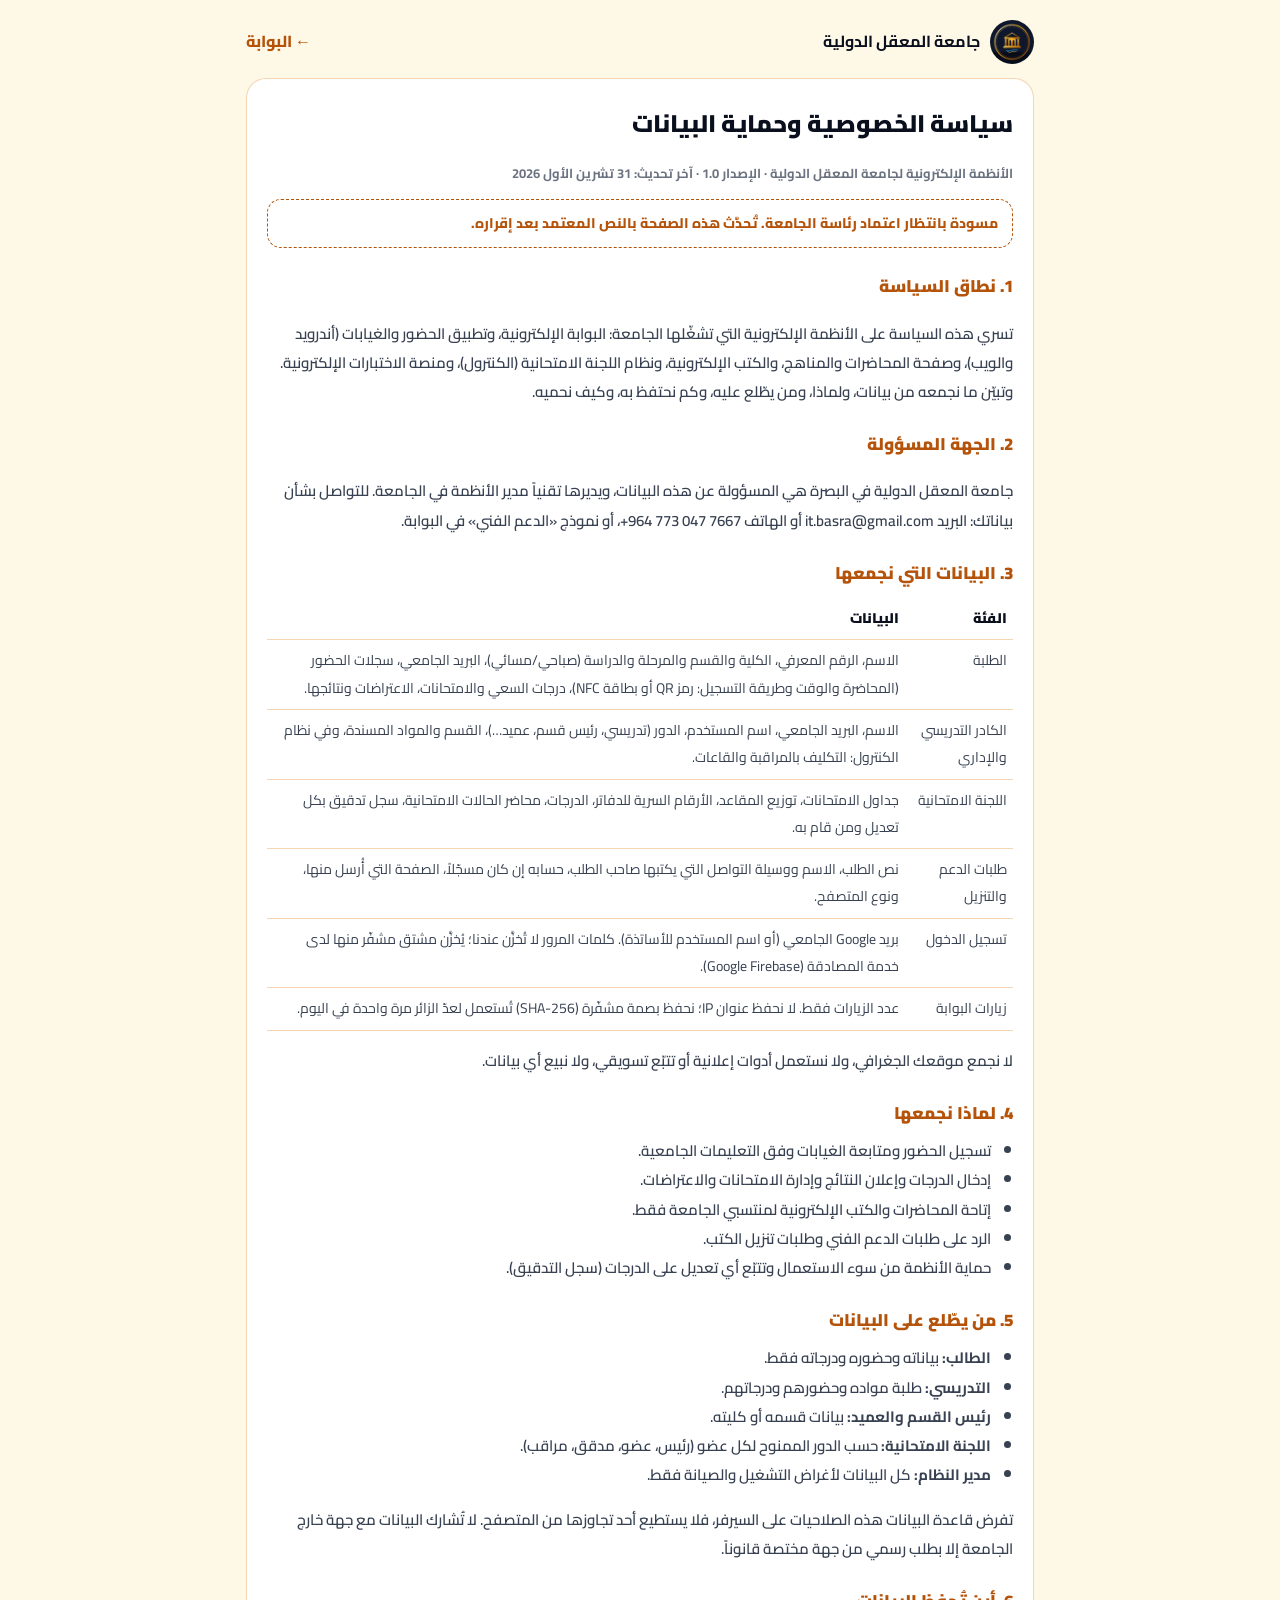
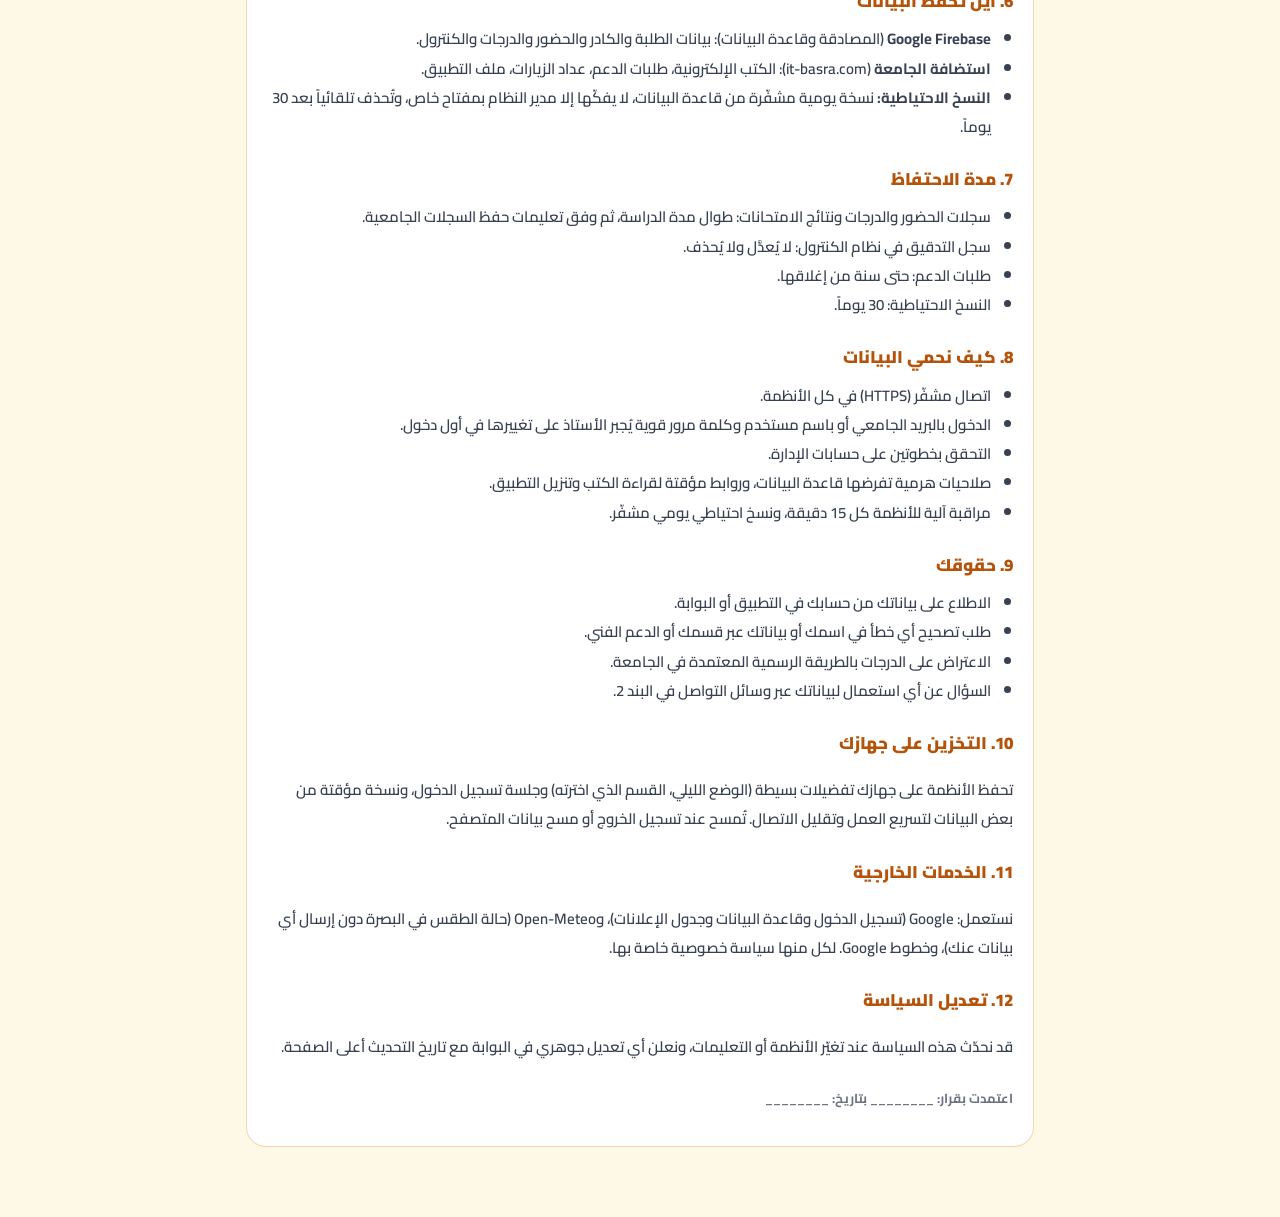
<file: portal/privacy.html>
<!DOCTYPE html>
<html lang="ar" dir="rtl" class="light">
<head>
  <meta charset="utf-8">
  <meta name="viewport" content="width=device-width, initial-scale=1.0, viewport-fit=cover">
  <title>سياسة الخصوصية · جامعة المعقل الدولية</title>
  <meta name="description" content="سياسة الخصوصية وحماية البيانات لأنظمة جامعة المعقل الدولية الإلكترونية">
  <link rel="icon" type="image/png" sizes="32x32" href="icons/favicon-32.png">
  <link rel="preconnect" href="https://fonts.googleapis.com">
  <link rel="preconnect" href="https://fonts.gstatic.com" crossorigin>
  <link href="https://fonts.googleapis.com/css2?family=Cairo:wght@400;600;700;800;900&display=swap" rel="stylesheet">
  <script>(function(){var t=null;try{t=localStorage.getItem('amu_theme')}catch(e){}if(t==='dark'||(!t&&window.matchMedia&&matchMedia('(prefers-color-scheme: dark)').matches)){document.documentElement.classList.remove('light');document.documentElement.classList.add('dark')}})()</script>
  <style>
    :root { --bg: #FEF8E7; --card: #fff; --text: #0A0F1D; --text2: #374151; --muted: #6B7280; --border: rgba(217,119,6,.3); --accent: #B45309; }
    .dark { --bg: #060A17; --card: #0D1424; --text: #F8FAFC; --text2: #CBD5E1; --muted: #94A3B8; --border: rgba(245,158,11,.25); --accent: #FBBF24; }
    * { box-sizing: border-box; }
    body { margin: 0; background: var(--bg); color: var(--text); font-family: 'Cairo', sans-serif; line-height: 1.95; }
    .wrap { max-width: 820px; margin: 0 auto; padding: 20px 16px 70px; }
    .top { display: flex; align-items: center; gap: 10px; margin-bottom: 14px; }
    .top img { width: 44px; height: 44px; border-radius: 50%; }
    .top a { margin-inline-start: auto; color: var(--accent); font-weight: 800; text-decoration: none; }
    article { background: var(--card); border: 1.5px solid var(--border); border-radius: 20px; padding: 22px 20px; }
    h1 { font-size: 24px; font-weight: 900; margin: 0 0 4px; }
    h2 { font-size: 17px; font-weight: 900; margin: 22px 0 6px; color: var(--accent); }
    p, li { font-size: 15px; color: var(--text2); font-weight: 600; }
    ul { padding-inline-start: 22px; margin: 6px 0; }
    .meta { color: var(--muted); font-size: 13px; font-weight: 700; }
    .draft { margin: 12px 0 4px; padding: 10px 14px; border-radius: 14px; border: 1.5px dashed var(--accent); font-weight: 800; font-size: 14px; color: var(--accent); }
    table { width: 100%; border-collapse: collapse; margin: 8px 0; font-size: 14px; }
    th, td { border-bottom: 1px solid var(--border); padding: 7px 6px; text-align: right; vertical-align: top; color: var(--text2); }
    th { color: var(--text); font-weight: 900; }
  </style>
</head>
<body>
  <div class="wrap">
    <div class="top"><img src="icons/icon-192.png" alt=""><b>جامعة المعقل الدولية</b><a href="index.html">← البوابة</a></div>
    <article>
      <h1>سياسة الخصوصية وحماية البيانات</h1>
      <p class="meta">الأنظمة الإلكترونية لجامعة المعقل الدولية · الإصدار 1.0 · آخر تحديث: 31 تشرين الأول 2026</p>
      <div class="draft">مسودة بانتظار اعتماد رئاسة الجامعة. تُحدَّث هذه الصفحة بالنص المعتمد بعد إقراره.</div>

      <h2>1. نطاق السياسة</h2>
      <p>تسري هذه السياسة على الأنظمة الإلكترونية التي تشغّلها الجامعة: البوابة الإلكترونية، وتطبيق الحضور والغيابات (أندرويد والويب)، وصفحة المحاضرات والمناهج، والكتب الإلكترونية، ونظام اللجنة الامتحانية (الكنترول)، ومنصة الاختبارات الإلكترونية. وتبيّن ما نجمعه من بيانات، ولماذا، ومن يطّلع عليه، وكم نحتفظ به، وكيف نحميه.</p>

      <h2>2. الجهة المسؤولة</h2>
      <p>جامعة المعقل الدولية في البصرة هي المسؤولة عن هذه البيانات، ويديرها تقنياً مدير الأنظمة في الجامعة. للتواصل بشأن بياناتك: البريد <bdi dir="ltr">it.basra@gmail.com</bdi> أو الهاتف <bdi dir="ltr">+964 773 047 7667</bdi>، أو نموذج «الدعم الفني» في البوابة.</p>

      <h2>3. البيانات التي نجمعها</h2>
      <table>
        <tr><th>الفئة</th><th>البيانات</th></tr>
        <tr><td>الطلبة</td><td>الاسم، الرقم المعرفي، الكلية والقسم والمرحلة والدراسة (صباحي/مسائي)، البريد الجامعي، سجلات الحضور (المحاضرة والوقت وطريقة التسجيل: رمز QR أو بطاقة NFC)، درجات السعي والامتحانات، الاعتراضات ونتائجها.</td></tr>
        <tr><td>الكادر التدريسي والإداري</td><td>الاسم، البريد الجامعي، اسم المستخدم، الدور (تدريسي، رئيس قسم، عميد…)، القسم والمواد المسندة، وفي نظام الكنترول: التكليف بالمراقبة والقاعات.</td></tr>
        <tr><td>اللجنة الامتحانية</td><td>جداول الامتحانات، توزيع المقاعد، الأرقام السرية للدفاتر، الدرجات، محاضر الحالات الامتحانية، سجل تدقيق بكل تعديل ومن قام به.</td></tr>
        <tr><td>طلبات الدعم والتنزيل</td><td>نص الطلب، الاسم ووسيلة التواصل التي يكتبها صاحب الطلب، حسابه إن كان مسجّلاً، الصفحة التي أُرسل منها، ونوع المتصفح.</td></tr>
        <tr><td>تسجيل الدخول</td><td>بريد Google الجامعي (أو اسم المستخدم للأساتذة). كلمات المرور لا تُخزَّن عندنا؛ يُخزَّن مشتق مشفّر منها لدى خدمة المصادقة (Google Firebase).</td></tr>
        <tr><td>زيارات البوابة</td><td>عدد الزيارات فقط. لا نحفظ عنوان IP؛ نحفظ بصمة مشفّرة (SHA-256) تُستعمل لعدّ الزائر مرة واحدة في اليوم.</td></tr>
      </table>
      <p>لا نجمع موقعك الجغرافي، ولا نستعمل أدوات إعلانية أو تتبّع تسويقي، ولا نبيع أي بيانات.</p>

      <h2>4. لماذا نجمعها</h2>
      <ul>
        <li>تسجيل الحضور ومتابعة الغيابات وفق التعليمات الجامعية.</li>
        <li>إدخال الدرجات وإعلان النتائج وإدارة الامتحانات والاعتراضات.</li>
        <li>إتاحة المحاضرات والكتب الإلكترونية لمنتسبي الجامعة فقط.</li>
        <li>الرد على طلبات الدعم الفني وطلبات تنزيل الكتب.</li>
        <li>حماية الأنظمة من سوء الاستعمال وتتبّع أي تعديل على الدرجات (سجل التدقيق).</li>
      </ul>

      <h2>5. من يطّلع على البيانات</h2>
      <ul>
        <li><b>الطالب:</b> بياناته وحضوره ودرجاته فقط.</li>
        <li><b>التدريسي:</b> طلبة مواده وحضورهم ودرجاتهم.</li>
        <li><b>رئيس القسم والعميد:</b> بيانات قسمه أو كليته.</li>
        <li><b>اللجنة الامتحانية:</b> حسب الدور الممنوح لكل عضو (رئيس، عضو، مدقق، مراقب).</li>
        <li><b>مدير النظام:</b> كل البيانات لأغراض التشغيل والصيانة فقط.</li>
      </ul>
      <p>تفرض قاعدة البيانات هذه الصلاحيات على السيرفر، فلا يستطيع أحد تجاوزها من المتصفح. لا تُشارك البيانات مع جهة خارج الجامعة إلا بطلب رسمي من جهة مختصة قانوناً.</p>

      <h2>6. أين تُحفظ البيانات</h2>
      <ul>
        <li><b>Google Firebase</b> (المصادقة وقاعدة البيانات): بيانات الطلبة والكادر والحضور والدرجات والكنترول.</li>
        <li><b>استضافة الجامعة</b> (it-basra.com): الكتب الإلكترونية، طلبات الدعم، عداد الزيارات، ملف التطبيق.</li>
        <li><b>النسخ الاحتياطية:</b> نسخة يومية مشفّرة من قاعدة البيانات، لا يفكّها إلا مدير النظام بمفتاح خاص، وتُحذف تلقائياً بعد 30 يوماً.</li>
      </ul>

      <h2>7. مدة الاحتفاظ</h2>
      <ul>
        <li>سجلات الحضور والدرجات ونتائج الامتحانات: طوال مدة الدراسة، ثم وفق تعليمات حفظ السجلات الجامعية.</li>
        <li>سجل التدقيق في نظام الكنترول: لا يُعدَّل ولا يُحذف.</li>
        <li>طلبات الدعم: حتى سنة من إغلاقها.</li>
        <li>النسخ الاحتياطية: 30 يوماً.</li>
      </ul>

      <h2>8. كيف نحمي البيانات</h2>
      <ul>
        <li>اتصال مشفّر (HTTPS) في كل الأنظمة.</li>
        <li>الدخول بالبريد الجامعي أو باسم مستخدم وكلمة مرور قوية يُجبر الأستاذ على تغييرها في أول دخول.</li>
        <li>التحقق بخطوتين على حسابات الإدارة.</li>
        <li>صلاحيات هرمية تفرضها قاعدة البيانات، وروابط مؤقتة لقراءة الكتب وتنزيل التطبيق.</li>
        <li>مراقبة آلية للأنظمة كل 15 دقيقة، ونسخ احتياطي يومي مشفّر.</li>
      </ul>

      <h2>9. حقوقك</h2>
      <ul>
        <li>الاطلاع على بياناتك من حسابك في التطبيق أو البوابة.</li>
        <li>طلب تصحيح أي خطأ في اسمك أو بياناتك عبر قسمك أو الدعم الفني.</li>
        <li>الاعتراض على الدرجات بالطريقة الرسمية المعتمدة في الجامعة.</li>
        <li>السؤال عن أي استعمال لبياناتك عبر وسائل التواصل في البند 2.</li>
      </ul>

      <h2>10. التخزين على جهازك</h2>
      <p>تحفظ الأنظمة على جهازك تفضيلات بسيطة (الوضع الليلي، القسم الذي اخترته) وجلسة تسجيل الدخول، ونسخة مؤقتة من بعض البيانات لتسريع العمل وتقليل الاتصال. تُمسح عند تسجيل الخروج أو مسح بيانات المتصفح.</p>

      <h2>11. الخدمات الخارجية</h2>
      <p>نستعمل: Google (تسجيل الدخول وقاعدة البيانات وجدول الإعلانات)، وOpen-Meteo (حالة الطقس في البصرة دون إرسال أي بيانات عنك)، وخطوط Google. لكل منها سياسة خصوصية خاصة بها.</p>

      <h2>12. تعديل السياسة</h2>
      <p>قد نحدّث هذه السياسة عند تغيّر الأنظمة أو التعليمات، ونعلن أي تعديل جوهري في البوابة مع تاريخ التحديث أعلى الصفحة.</p>

      <p class="meta" style="margin-top:24px">اعتمدت بقرار: ________ بتاريخ: ________</p>
    </article>
  </div>
<script src="staging.js" defer></script>
</body>
</html>
</file>
